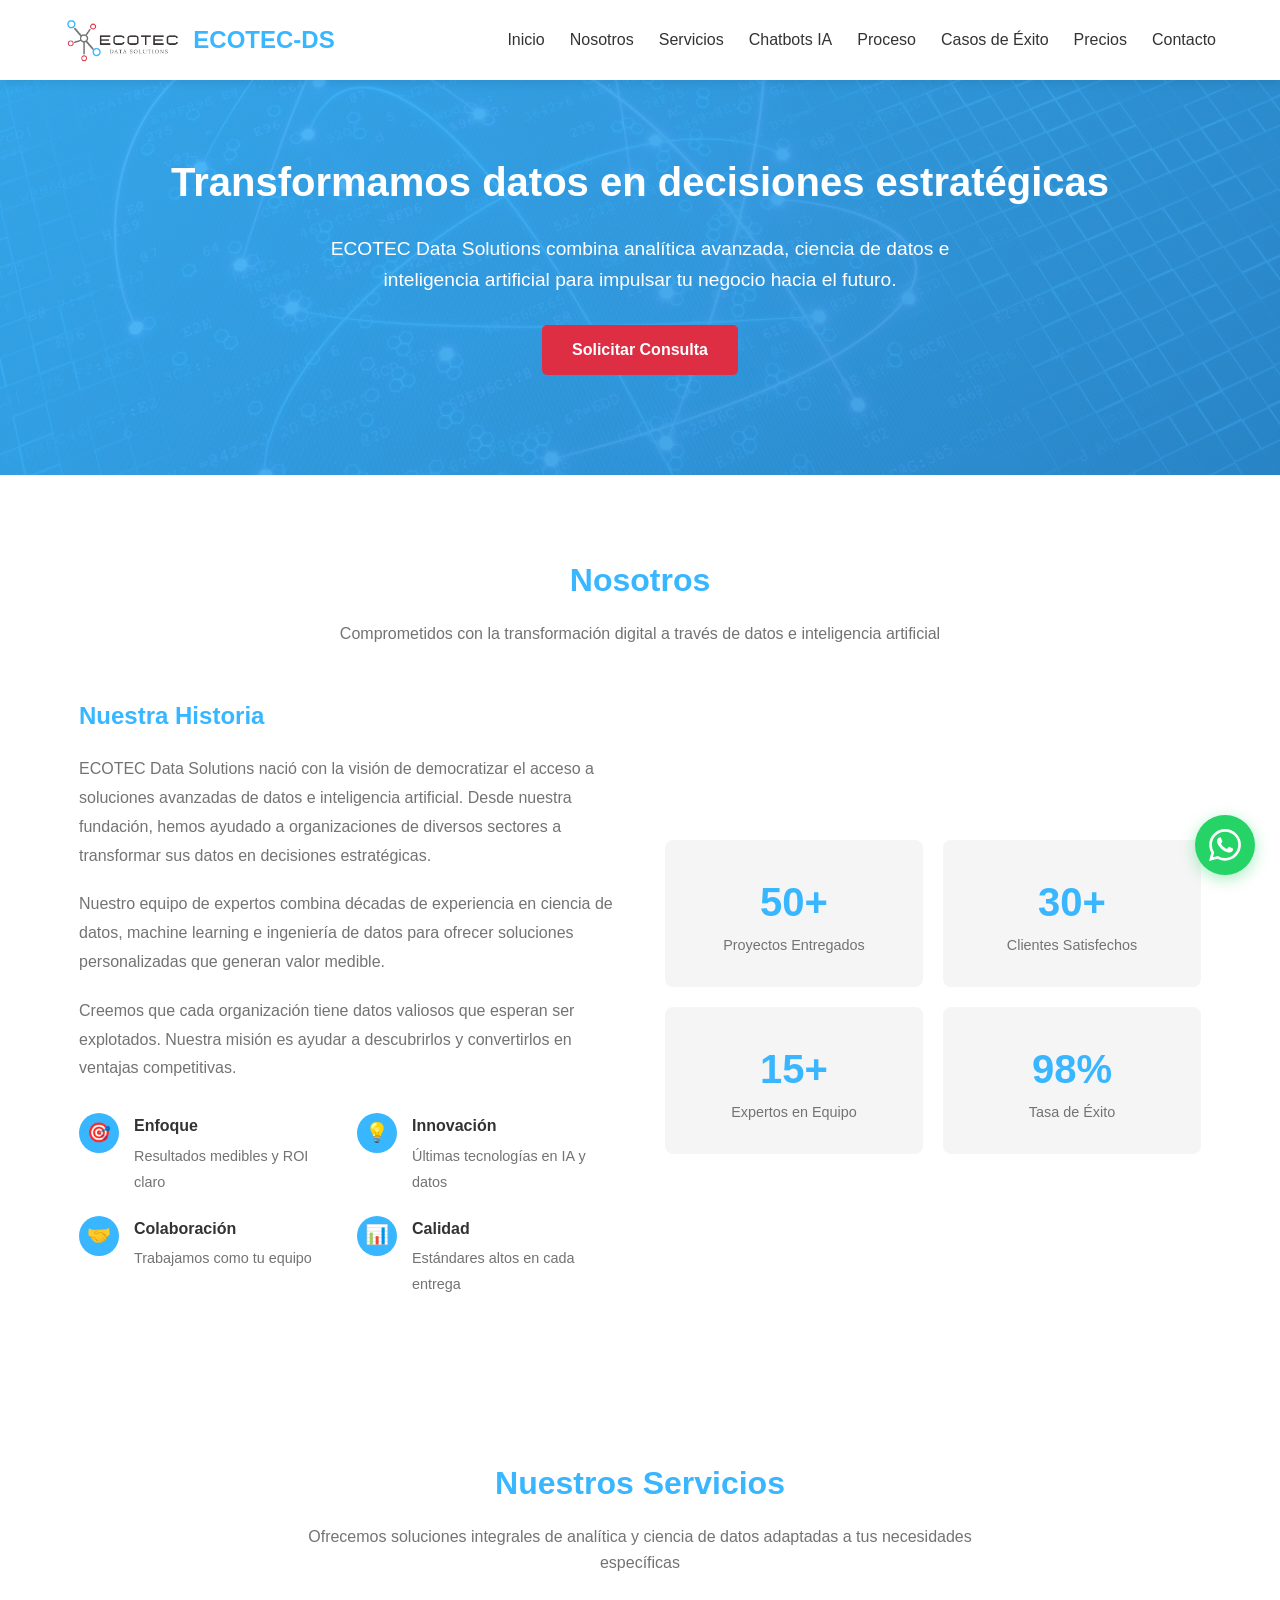
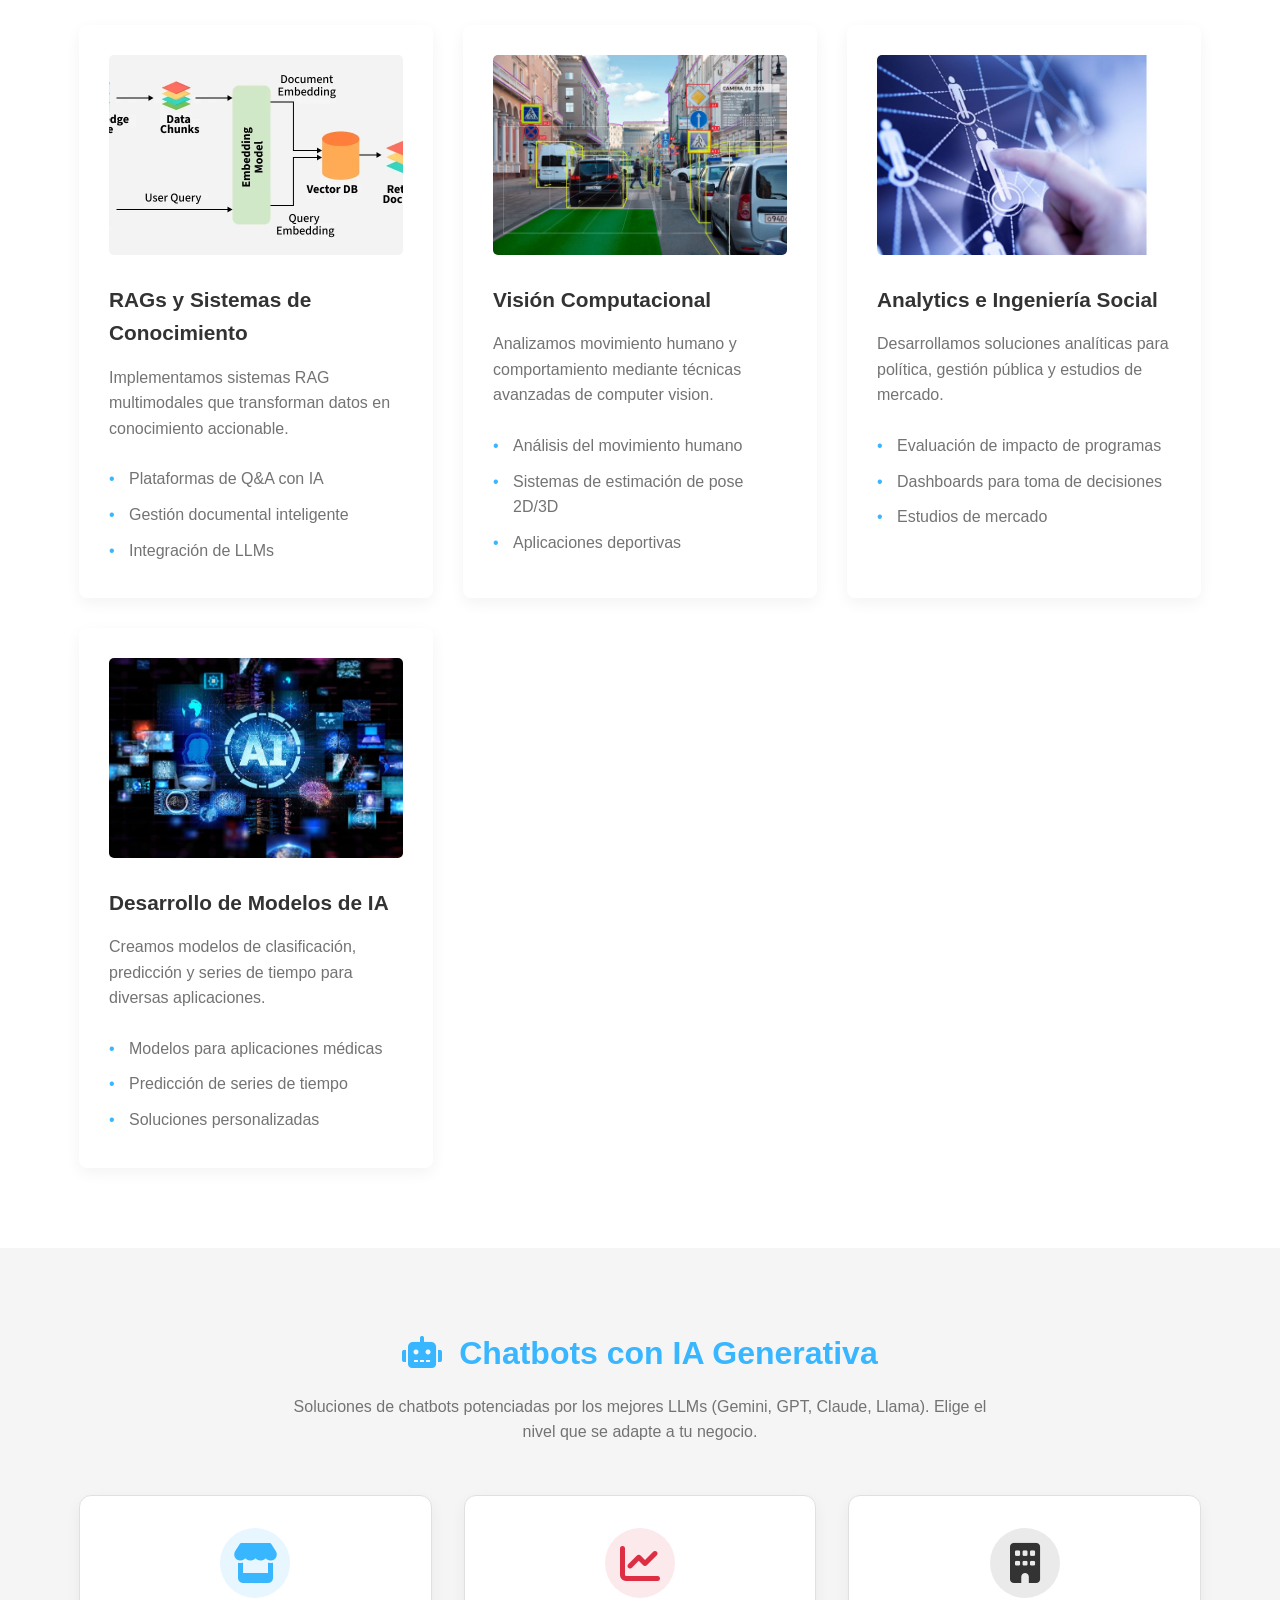
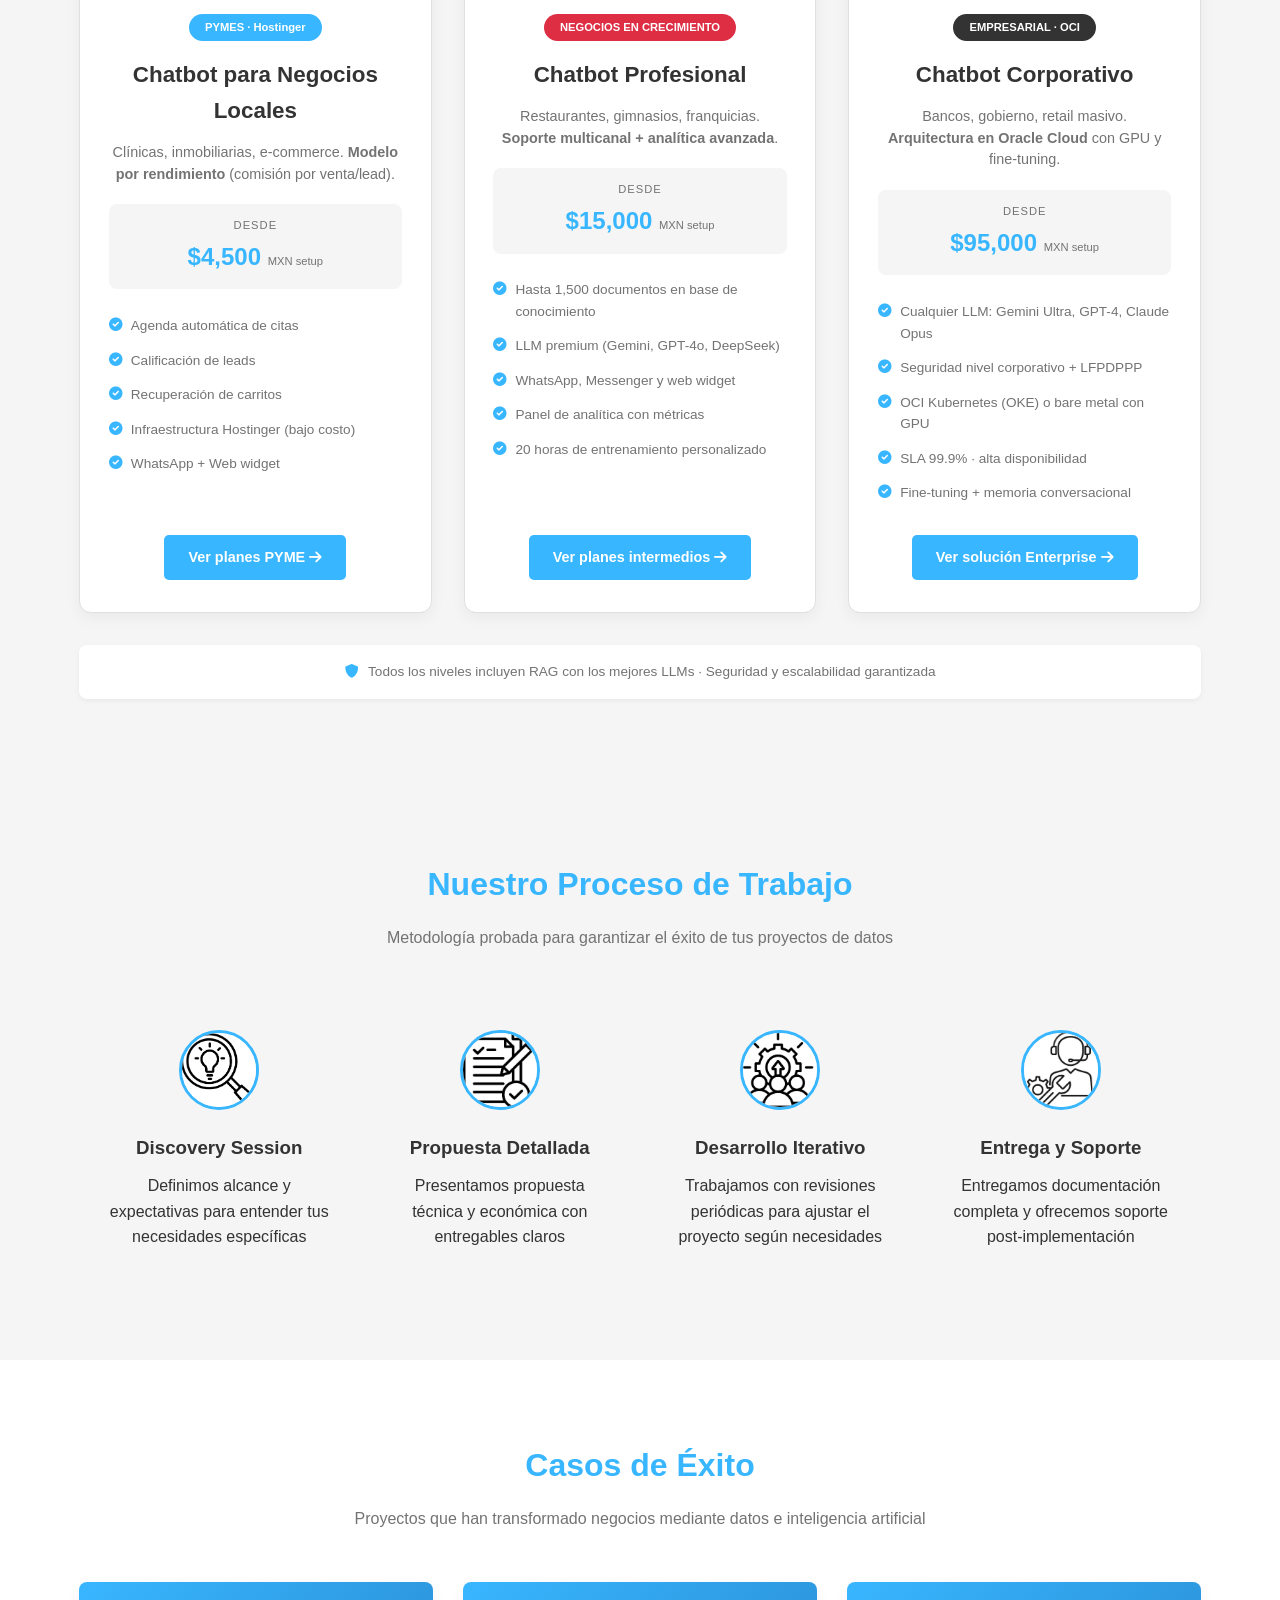
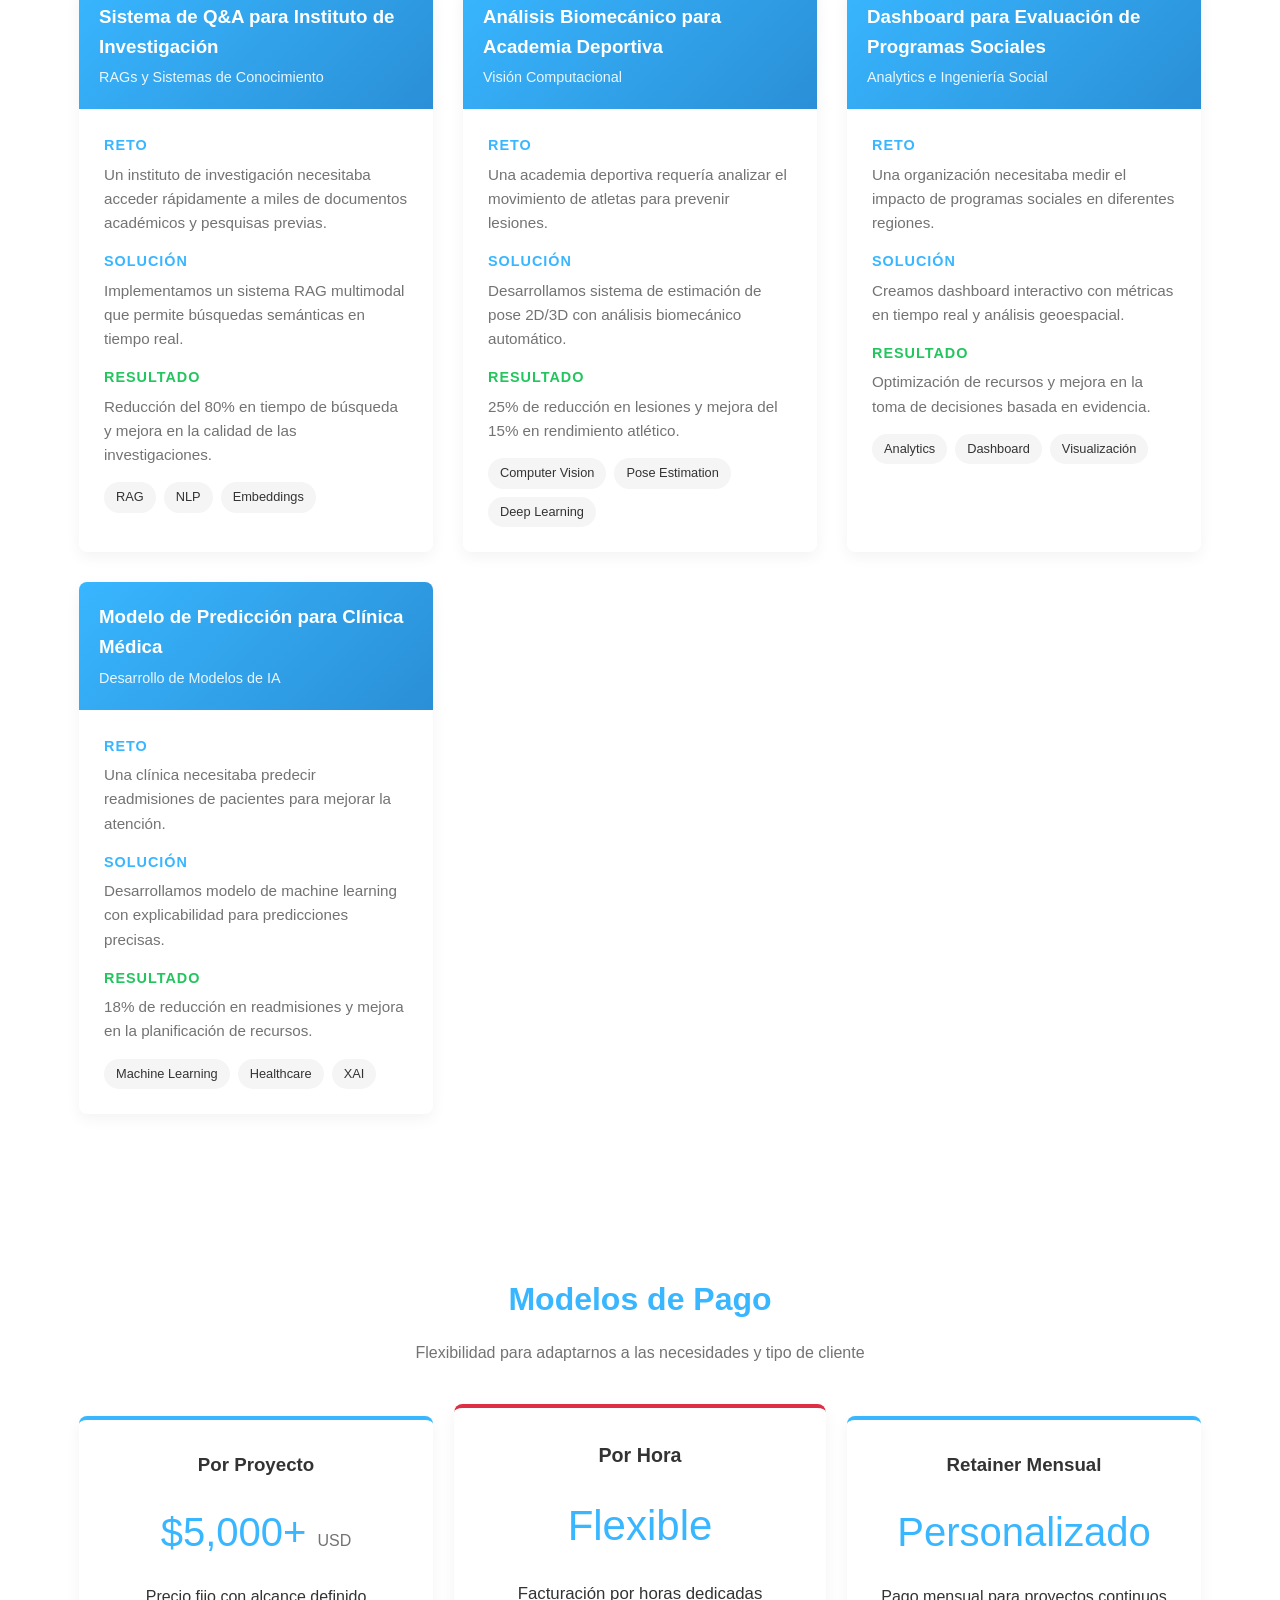
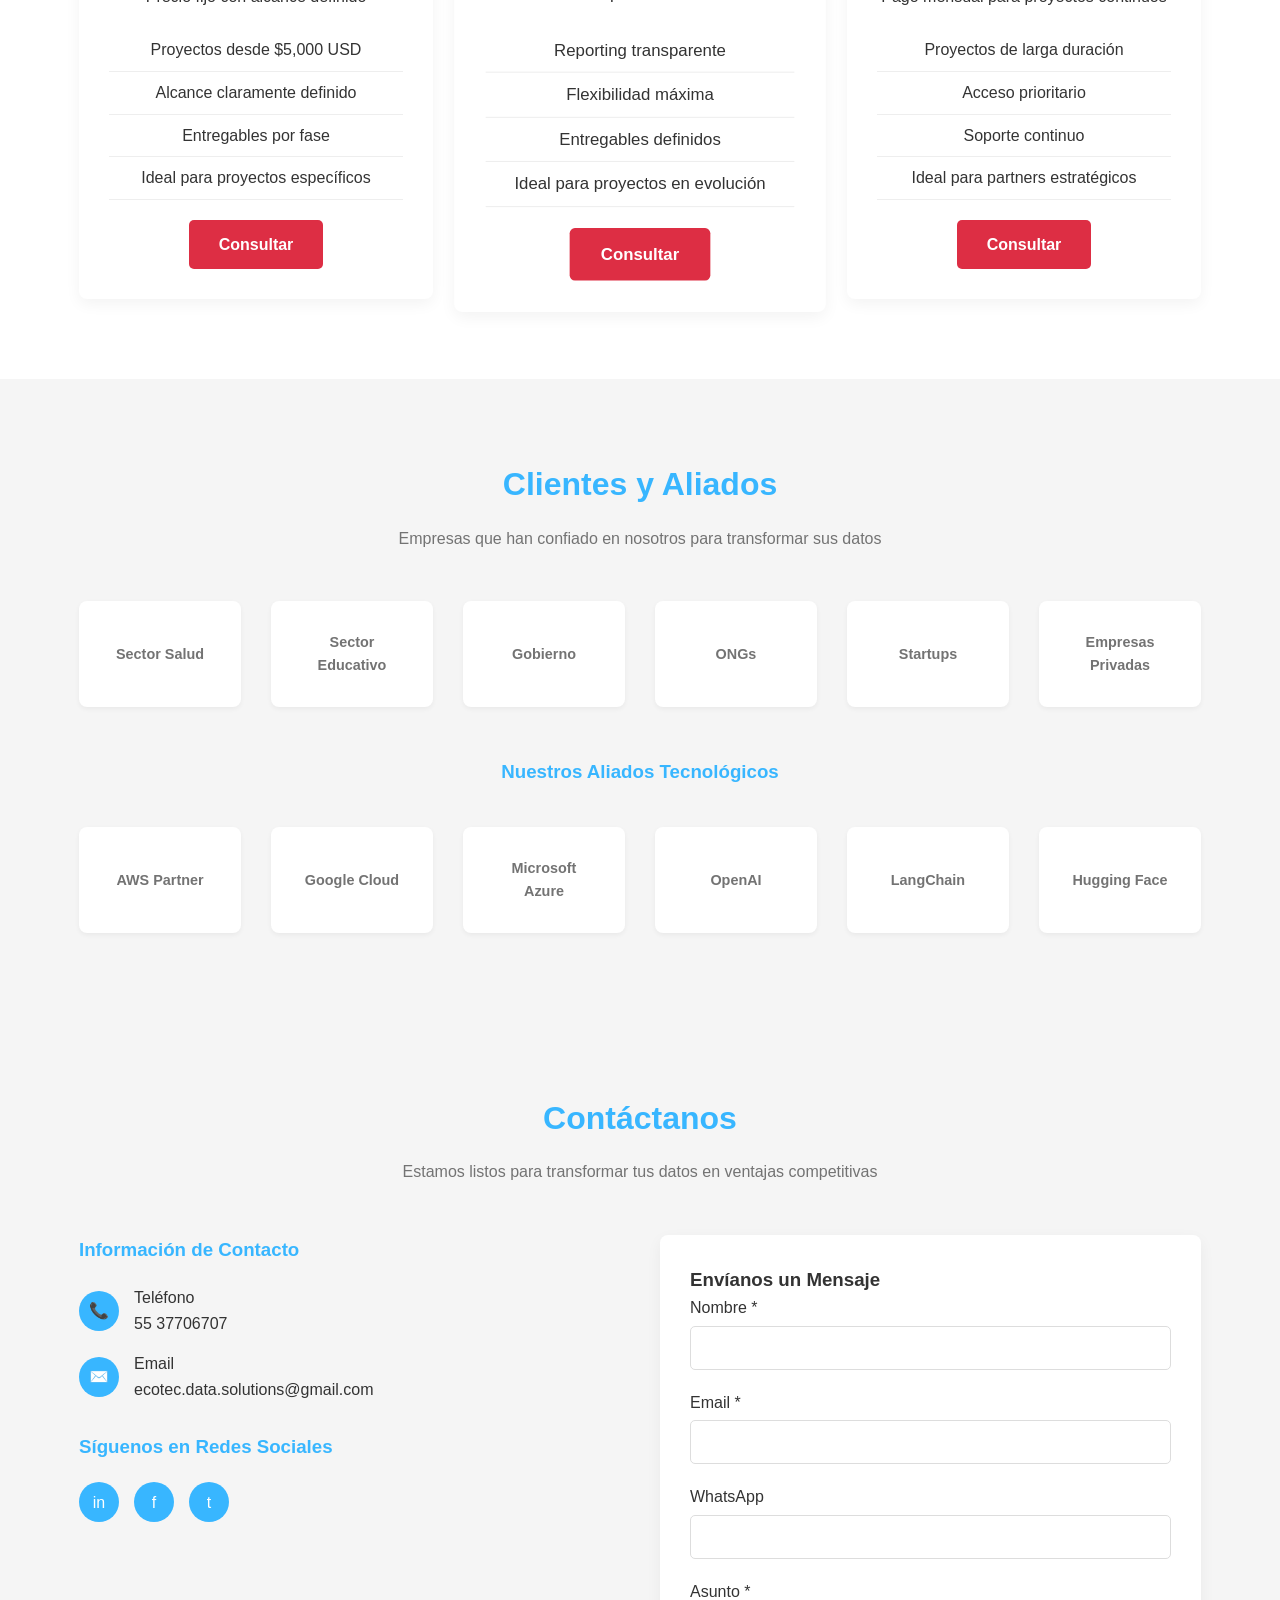
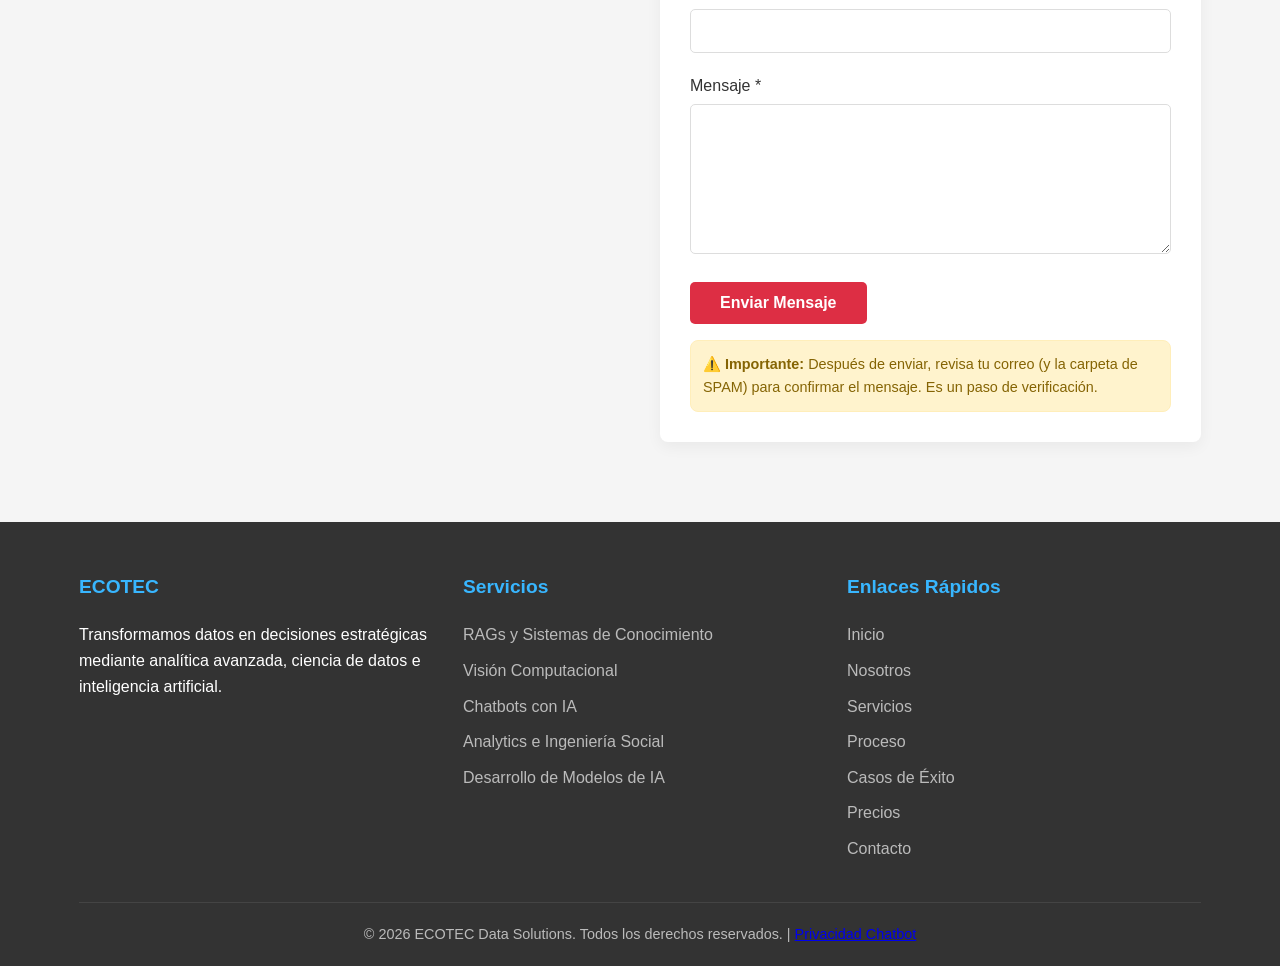
<file: index.html>
<!DOCTYPE html>
<html lang="es">
<head>
    <meta charset="UTF-8">
    <meta name="viewport" content="width=device-width, initial-scale=1.0">
    <meta name="description" content="ECOTEC Data Solutions - Analítica avanzada, ciencia de datos e inteligencia artificial para transformar tu negocio.">
    <meta name="theme-color" content="#38b6ff">
    <title>ECOTEC | Analítica y Ciencia de Datos</title>
    <link rel="stylesheet" href="css/styles.css">
    <link rel="stylesheet" href="https://cdnjs.cloudflare.com/ajax/libs/font-awesome/6.0.0-beta3/css/all.min.css">
</head>
<body>
    <!-- Header -->
    <header>
        <div class="container header-container">
            <div class="logo">
                <!-- REEMPLAZA CON TU LOGO -->
                <img src="images/logo.png" alt="ECOTEC Data Solutions">
                <h1>ECOTEC-DS</h1>
            </div>
            <button class="mobile-menu" aria-label="Abrir menú de navegación">☰</button>
            <nav>
                <ul>
                    <li><a href="#inicio">Inicio</a></li>
                    <li><a href="#nosotros">Nosotros</a></li>
                    <li><a href="#servicios">Servicios</a></li>
                    <li><a href="#chatbots">Chatbots IA</a></li>
                    <li><a href="#proceso">Proceso</a></li>
                    <li><a href="#casos">Casos de Éxito</a></li>
                    <li><a href="#precios">Precios</a></li>
                    <li><a href="#contacto">Contacto</a></li>
                </ul>
            </nav>
        </div>
    </header>

    <!-- Hero Section -->
    <section class="hero" id="inicio">
        <div class="container">
            <h2>Transformamos datos en decisiones estratégicas</h2>
            <p>ECOTEC Data Solutions combina analítica avanzada, ciencia de datos e inteligencia artificial para impulsar tu negocio hacia el futuro.</p>
            <a href="#contacto" class="btn">Solicitar Consulta</a>
        </div>
    </section>

    <!-- About Section -->
    <section class="section about" id="nosotros">
        <div class="container">
            <div class="section-title">
                <h2>Nosotros</h2>
                <p>Comprometidos con la transformación digital a través de datos e inteligencia artificial</p>
            </div>
            <div class="about-grid">
                <div class="about-content">
                    <h3>Nuestra Historia</h3>
                    <p>ECOTEC Data Solutions nació con la visión de democratizar el acceso a soluciones avanzadas de datos e inteligencia artificial. Desde nuestra fundación, hemos ayudado a organizaciones de diversos sectores a transformar sus datos en decisiones estratégicas.</p>
                    <p>Nuestro equipo de expertos combina décadas de experiencia en ciencia de datos, machine learning e ingeniería de datos para ofrecer soluciones personalizadas que generan valor medible.</p>
                    <p>Creemos que cada organización tiene datos valiosos que esperan ser explotados. Nuestra misión es ayudar a descubrirlos y convertirlos en ventajas competitivas.</p>
                    
                    <div class="values-grid">
                        <div class="value-item">
                            <div class="value-icon">🎯</div>
                            <div>
                                <h4>Enfoque</h4>
                                <p>Resultados medibles y ROI claro</p>
                            </div>
                        </div>
                        <div class="value-item">
                            <div class="value-icon">💡</div>
                            <div>
                                <h4>Innovación</h4>
                                <p>Últimas tecnologías en IA y datos</p>
                            </div>
                        </div>
                        <div class="value-item">
                            <div class="value-icon">🤝</div>
                            <div>
                                <h4>Colaboración</h4>
                                <p>Trabajamos como tu equipo</p>
                            </div>
                        </div>
                        <div class="value-item">
                            <div class="value-icon">📊</div>
                            <div>
                                <h4>Calidad</h4>
                                <p>Estándares altos en cada entrega</p>
                            </div>
                        </div>
                    </div>
                </div>
                <div class="about-stats">
                    <div class="stat-card">
                        <div class="stat-number">50+</div>
                        <div class="stat-label">Proyectos Entregados</div>
                    </div>
                    <div class="stat-card">
                        <div class="stat-number">30+</div>
                        <div class="stat-label">Clientes Satisfechos</div>
                    </div>
                    <div class="stat-card">
                        <div class="stat-number">15+</div>
                        <div class="stat-label">Expertos en Equipo</div>
                    </div>
                    <div class="stat-card">
                        <div class="stat-number">98%</div>
                        <div class="stat-label">Tasa de Éxito</div>
                    </div>
                </div>
            </div>
        </div>
    </section>

    <!-- Services Section -->
    <section class="section" id="servicios">
        <div class="container">
            <div class="section-title">
                <h2>Nuestros Servicios</h2>
                <p>Ofrecemos soluciones integrales de analítica y ciencia de datos adaptadas a tus necesidades específicas</p>
            </div>
            <div class="services-grid">
                <div class="service-card">
                    <!-- REEMPLAZA CON TU IMAGEN -->
                    <img src="images/servicios/rags-sistemas.jpg" alt="RAGs y Sistemas de Conocimiento" class="service-image">
                    <h3>RAGs y Sistemas de Conocimiento</h3>
                    <p>Implementamos sistemas RAG multimodales que transforman datos en conocimiento accionable.</p>
                    <ul class="service-features">
                        <li>Plataformas de Q&A con IA</li>
                        <li>Gestión documental inteligente</li>
                        <li>Integración de LLMs</li>
                    </ul>
                </div>
                <div class="service-card">
                    <!-- REEMPLAZA CON TU IMAGEN -->
                    <img src="images/servicios/vision-computacional.jpg" alt="Visión Computacional" class="service-image">
                    <h3>Visión Computacional</h3>
                    <p>Analizamos movimiento humano y comportamiento mediante técnicas avanzadas de computer vision.</p>
                    <ul class="service-features">
                        <li>Análisis del movimiento humano</li>
                        <li>Sistemas de estimación de pose 2D/3D</li>
                        <li>Aplicaciones deportivas</li>
                    </ul>
                </div>
                <div class="service-card">
                    <!-- REEMPLAZA CON TU IMAGEN -->
                    <img src="images/servicios/analytics-ingenieria.jpg" alt="Analytics e Ingeniería Social" class="service-image">
                    <h3>Analytics e Ingeniería Social</h3>
                    <p>Desarrollamos soluciones analíticas para política, gestión pública y estudios de mercado.</p>
                    <ul class="service-features">
                        <li>Evaluación de impacto de programas</li>
                        <li>Dashboards para toma de decisiones</li>
                        <li>Estudios de mercado</li>
                    </ul>
                </div>
                <div class="service-card">
                    <!-- REEMPLAZA CON TU IMAGEN -->
                    <img src="images/servicios/modelos-ia.jpg" alt="Desarrollo de Modelos de IA" class="service-image">
                    <h3>Desarrollo de Modelos de IA</h3>
                    <p>Creamos modelos de clasificación, predicción y series de tiempo para diversas aplicaciones.</p>
                    <ul class="service-features">
                        <li>Modelos para aplicaciones médicas</li>
                        <li>Predicción de series de tiempo</li>
                        <li>Soluciones personalizadas</li>
                    </ul>
                </div>
            </div>
        </div>
    </section>

    <!-- Chatbots IA Section -->
    <section class="section chatbots-section" id="chatbots">
        <div class="container">
            <div class="section-title">
                <h2><i class="fas fa-robot"></i> Chatbots con IA Generativa</h2>
                <p>Soluciones de chatbots potenciadas por los mejores LLMs (Gemini, GPT, Claude, Llama). Elige el nivel que se adapte a tu negocio.</p>
            </div>
            <div class="chatbots-grid">
                <!-- PYMEs -->
                <a href="Chatbot-Portfolio/chatbot-pymes-hostinger.html" class="chatbot-card chatbot-pyme">
                    <div class="chatbot-card-icon">
                        <i class="fas fa-store"></i>
                    </div>
                    <span class="chatbot-badge badge-pyme">PYMES · Hostinger</span>
                    <h3>Chatbot para Negocios Locales</h3>
                    <p>Clínicas, inmobiliarias, e-commerce. <strong>Modelo por rendimiento</strong> (comisión por venta/lead).</p>
                    <div class="chatbot-price">
                        <span class="price-from">Desde</span>
                        <span class="price-amount">$4,500 <small>MXN setup</small></span>
                    </div>
                    <ul class="chatbot-features">
                        <li><i class="fas fa-check-circle"></i> Agenda automática de citas</li>
                        <li><i class="fas fa-check-circle"></i> Calificación de leads</li>
                        <li><i class="fas fa-check-circle"></i> Recuperación de carritos</li>
                        <li><i class="fas fa-check-circle"></i> Infraestructura Hostinger (bajo costo)</li>
                        <li><i class="fas fa-check-circle"></i> WhatsApp + Web widget</li>
                    </ul>
                    <span class="chatbot-btn">Ver planes PYME <i class="fas fa-arrow-right"></i></span>
                </a>

                <!-- Profesional -->
                <a href="Chatbot-Portfolio/chatbot-intermedio-negocios.html" class="chatbot-card chatbot-profesional">
                    <div class="chatbot-card-icon">
                        <i class="fas fa-chart-line"></i>
                    </div>
                    <span class="chatbot-badge badge-intermedio">NEGOCIOS EN CRECIMIENTO</span>
                    <h3>Chatbot Profesional</h3>
                    <p>Restaurantes, gimnasios, franquicias. <strong>Soporte multicanal + analítica avanzada</strong>.</p>
                    <div class="chatbot-price">
                        <span class="price-from">Desde</span>
                        <span class="price-amount">$15,000 <small>MXN setup</small></span>
                    </div>
                    <ul class="chatbot-features">
                        <li><i class="fas fa-check-circle"></i> Hasta 1,500 documentos en base de conocimiento</li>
                        <li><i class="fas fa-check-circle"></i> LLM premium (Gemini, GPT-4o, DeepSeek)</li>
                        <li><i class="fas fa-check-circle"></i> WhatsApp, Messenger y web widget</li>
                        <li><i class="fas fa-check-circle"></i> Panel de analítica con métricas</li>
                        <li><i class="fas fa-check-circle"></i> 20 horas de entrenamiento personalizado</li>
                    </ul>
                    <span class="chatbot-btn">Ver planes intermedios <i class="fas fa-arrow-right"></i></span>
                </a>

                <!-- Empresarial -->
                <a href="Chatbot-Portfolio/chatbot-empresarial-oci.html" class="chatbot-card chatbot-empresarial">
                    <div class="chatbot-card-icon">
                        <i class="fas fa-building"></i>
                    </div>
                    <span class="chatbot-badge badge-empresarial">EMPRESARIAL · OCI</span>
                    <h3>Chatbot Corporativo</h3>
                    <p>Bancos, gobierno, retail masivo. <strong>Arquitectura en Oracle Cloud</strong> con GPU y fine-tuning.</p>
                    <div class="chatbot-price">
                        <span class="price-from">Desde</span>
                        <span class="price-amount">$95,000 <small>MXN setup</small></span>
                    </div>
                    <ul class="chatbot-features">
                        <li><i class="fas fa-check-circle"></i> Cualquier LLM: Gemini Ultra, GPT-4, Claude Opus</li>
                        <li><i class="fas fa-check-circle"></i> Seguridad nivel corporativo + LFPDPPP</li>
                        <li><i class="fas fa-check-circle"></i> OCI Kubernetes (OKE) o bare metal con GPU</li>
                        <li><i class="fas fa-check-circle"></i> SLA 99.9% · alta disponibilidad</li>
                        <li><i class="fas fa-check-circle"></i> Fine-tuning + memoria conversacional</li>
                    </ul>
                    <span class="chatbot-btn">Ver solución Enterprise <i class="fas fa-arrow-right"></i></span>
                </a>
            </div>
            <div class="chatbots-footer-note">
                <p><i class="fas fa-shield-alt"></i> Todos los niveles incluyen RAG con los mejores LLMs · Seguridad y escalabilidad garantizada</p>
            </div>
        </div>
    </section>

    <!-- Process Section -->
    <section class="section process" id="proceso">
        <div class="container">
            <div class="section-title">
                <h2>Nuestro Proceso de Trabajo</h2>
                <p>Metodología probada para garantizar el éxito de tus proyectos de datos</p>
            </div>
            <div class="process-steps">
                <div class="step">
                    <!-- REEMPLAZA CON TU IMAGEN -->
                    <img src="images/proceso/discovery.jpg" alt="Discovery Session" class="step-image">
                    <h3>Discovery Session</h3>
                    <p>Definimos alcance y expectativas para entender tus necesidades específicas</p>
                </div>
                <div class="step">
                    <!-- REEMPLAZA CON TU IMAGEN -->
                    <img src="images/proceso/propuesta.jpg" alt="Propuesta Detallada" class="step-image">
                    <h3>Propuesta Detallada</h3>
                    <p>Presentamos propuesta técnica y económica con entregables claros</p>
                </div>
                <div class="step">
                    <!-- REEMPLAZA CON TU IMAGEN -->
                    <img src="images/proceso/desarrollo.jpg" alt="Desarrollo Iterativo" class="step-image">
                    <h3>Desarrollo Iterativo</h3>
                    <p>Trabajamos con revisiones periódicas para ajustar el proyecto según necesidades</p>
                </div>
                <div class="step">
                    <!-- REEMPLAZA CON TU IMAGEN -->
                    <img src="images/proceso/entrega.jpg" alt="Entrega y Soporte" class="step-image">
                    <h3>Entrega y Soporte</h3>
                    <p>Entregamos documentación completa y ofrecemos soporte post-implementación</p>
                </div>
            </div>
        </div>
    </section>

    <!-- Case Studies Section -->
    <section class="section" id="casos">
        <div class="container">
            <div class="section-title">
                <h2>Casos de Éxito</h2>
                <p>Proyectos que han transformado negocios mediante datos e inteligencia artificial</p>
            </div>
            <div class="case-studies-grid">
                <div class="case-card">
                    <div class="case-header">
                        <h3>Sistema de Q&A para Instituto de Investigación</h3>
                        <p>RAGs y Sistemas de Conocimiento</p>
                    </div>
                    <div class="case-body">
                        <div class="case-challenge">
                            <h4>Reto</h4>
                            <p>Un instituto de investigación necesitaba acceder rápidamente a miles de documentos académicos y pesquisas previas.</p>
                        </div>
                        <div class="case-solution">
                            <h4>Solución</h4>
                            <p>Implementamos un sistema RAG multimodal que permite búsquedas semánticas en tiempo real.</p>
                        </div>
                        <div class="case-result">
                            <h4>Resultado</h4>
                            <p>Reducción del 80% en tiempo de búsqueda y mejora en la calidad de las investigaciones.</p>
                        </div>
                        <div class="case-tags">
                            <span class="case-tag">RAG</span>
                            <span class="case-tag">NLP</span>
                            <span class="case-tag">Embeddings</span>
                        </div>
                    </div>
                </div>
                <div class="case-card">
                    <div class="case-header">
                        <h3>Análisis Biomecánico para Academia Deportiva</h3>
                        <p>Visión Computacional</p>
                    </div>
                    <div class="case-body">
                        <div class="case-challenge">
                            <h4>Reto</h4>
                            <p>Una academia deportiva requería analizar el movimiento de atletas para prevenir lesiones.</p>
                        </div>
                        <div class="case-solution">
                            <h4>Solución</h4>
                            <p>Desarrollamos sistema de estimación de pose 2D/3D con análisis biomecánico automático.</p>
                        </div>
                        <div class="case-result">
                            <h4>Resultado</h4>
                            <p>25% de reducción en lesiones y mejora del 15% en rendimiento atlético.</p>
                        </div>
                        <div class="case-tags">
                            <span class="case-tag">Computer Vision</span>
                            <span class="case-tag">Pose Estimation</span>
                            <span class="case-tag">Deep Learning</span>
                        </div>
                    </div>
                </div>
                <div class="case-card">
                    <div class="case-header">
                        <h3>Dashboard para Evaluación de Programas Sociales</h3>
                        <p>Analytics e Ingeniería Social</p>
                    </div>
                    <div class="case-body">
                        <div class="case-challenge">
                            <h4>Reto</h4>
                            <p>Una organización necesitaba medir el impacto de programas sociales en diferentes regiones.</p>
                        </div>
                        <div class="case-solution">
                            <h4>Solución</h4>
                            <p>Creamos dashboard interactivo con métricas en tiempo real y análisis geoespacial.</p>
                        </div>
                        <div class="case-result">
                            <h4>Resultado</h4>
                            <p>Optimización de recursos y mejora en la toma de decisiones basada en evidencia.</p>
                        </div>
                        <div class="case-tags">
                            <span class="case-tag">Analytics</span>
                            <span class="case-tag">Dashboard</span>
                            <span class="case-tag">Visualización</span>
                        </div>
                    </div>
                </div>
                <div class="case-card">
                    <div class="case-header">
                        <h3>Modelo de Predicción para Clínica Médica</h3>
                        <p>Desarrollo de Modelos de IA</p>
                    </div>
                    <div class="case-body">
                        <div class="case-challenge">
                            <h4>Reto</h4>
                            <p>Una clínica necesitaba predecir readmisiones de pacientes para mejorar la atención.</p>
                        </div>
                        <div class="case-solution">
                            <h4>Solución</h4>
                            <p>Desarrollamos modelo de machine learning con explicabilidad para predicciones precisas.</p>
                        </div>
                        <div class="case-result">
                            <h4>Resultado</h4>
                            <p>18% de reducción en readmisiones y mejora en la planificación de recursos.</p>
                        </div>
                        <div class="case-tags">
                            <span class="case-tag">Machine Learning</span>
                            <span class="case-tag">Healthcare</span>
                            <span class="case-tag">XAI</span>
                        </div>
                    </div>
                </div>
            </div>
        </div>
    </section>

    <!-- Pricing Section -->
    <section class="section" id="precios">
        <div class="container">
            <div class="section-title">
                <h2>Modelos de Pago</h2>
                <p>Flexibilidad para adaptarnos a las necesidades y tipo de cliente</p>
            </div>
            <div class="pricing-grid">
                <div class="pricing-card">
                    <h3>Por Proyecto</h3>
                    <div class="price">$5,000+ <span>USD</span></div>
                    <p>Precio fijo con alcance definido</p>
                    <ul class="pricing-features">
                        <li>Proyectos desde $5,000 USD</li>
                        <li>Alcance claramente definido</li>
                        <li>Entregables por fase</li>
                        <li>Ideal para proyectos específicos</li>
                    </ul>
                    <a href="#contacto" class="btn">Consultar</a>
                </div>
                <div class="pricing-card featured">
                    <h3>Por Hora</h3>
                    <div class="price">Flexible</div>
                    <p>Facturación por horas dedicadas</p>
                    <ul class="pricing-features">
                        <li>Reporting transparente</li>
                        <li>Flexibilidad máxima</li>
                        <li>Entregables definidos</li>
                        <li>Ideal para proyectos en evolución</li>
                    </ul>
                    <a href="#contacto" class="btn">Consultar</a>
                </div>
                <div class="pricing-card">
                    <h3>Retainer Mensual</h3>
                    <div class="price">Personalizado</div>
                    <p>Pago mensual para proyectos continuos</p>
                    <ul class="pricing-features">
                        <li>Proyectos de larga duración</li>
                        <li>Acceso prioritario</li>
                        <li>Soporte continuo</li>
                        <li>Ideal para partners estratégicos</li>
                    </ul>
                    <a href="#contacto" class="btn">Consultar</a>
                </div>
            </div>
        </div>
    </section>

    <!-- Clients Section -->
    <section class="section clients" id="clientes">
        <div class="container">
            <div class="section-title">
                <h2>Clientes y Aliados</h2>
                <p>Empresas que han confiado en nosotros para transformar sus datos</p>
            </div>
            <div class="clients-grid">
                <div class="client-logo">Sector Salud</div>
                <div class="client-logo">Sector Educativo</div>
                <div class="client-logo">Gobierno</div>
                <div class="client-logo">ONGs</div>
                <div class="client-logo">Startups</div>
                <div class="client-logo">Empresas Privadas</div>
            </div>
            <div class="allies-section">
                <h3>Nuestros Aliados Tecnológicos</h3>
                <div class="clients-grid">
                    <div class="client-logo">AWS Partner</div>
                    <div class="client-logo">Google Cloud</div>
                    <div class="client-logo">Microsoft Azure</div>
                    <div class="client-logo">OpenAI</div>
                    <div class="client-logo">LangChain</div>
                    <div class="client-logo">Hugging Face</div>
                </div>
            </div>
        </div>
    </section>

    <!-- Contact Section -->
    <section class="section contact" id="contacto">
        <div class="container">
            <div class="section-title">
                <h2>Contáctanos</h2>
                <p>Estamos listos para transformar tus datos en ventajas competitivas</p>
            </div>
            <div class="contact-container">
                <div class="contact-info">
                    <h3>Información de Contacto</h3>
                    <div class="contact-details">
                        <div class="contact-item">
                            <div class="contact-icon">📞</div>
                            <div>
                                <p>Teléfono</p>
                                <p>55 37706707</p>
                            </div>
                        </div>
                        <div class="contact-item">
                            <div class="contact-icon">✉️</div>
                            <div>
                                <p>Email</p>
                                <p>ecotec.data.solutions@gmail.com</p>
                            </div>
                        </div>
                    </div>
                    <h3>Síguenos en Redes Sociales</h3>
                    <div class="social-links">
                        <a href="https://www.linkedin.com/in/ecotec-data-solutions" class="social-link" aria-label="LinkedIn">in</a>
                        <a href="https://www.facebook.com/ecotec.DataSolutions" class="social-link" aria-label="Facebook">f</a>
                        <a href="https://x.com/EcotecDataS" class="social-link" aria-label="X (Twitter)">t</a>
                    </div>
                </div>
                <div class="contact-form">
                    <h3>Envíanos un Mensaje</h3>
                    
                    <!-- Formulario SIMPLE pero FUNCIONAL -->
                    <form action="https://formsubmit.co/ecotec.data.solutions@gmail.com" method="POST" id="simpleContactForm">
                        <!-- Configuración básica de FormSubmit -->
                        <input type="hidden" name="_captcha" value="true">
                        <input type="hidden" name="_template" value="table">
                        <input type="hidden" name="_subject" value="Nuevo contacto desde ECOTEC Web">
                        
                        <!-- Redirección de vuelta a la página después del envío -->
                        <input type="hidden" name="_next" value="https://ecotec-data-solutions.netlify.app/#contacto">
                        
                        <!-- Campos del formulario -->
                        <div class="form-group">
                            <label for="name">Nombre *</label>
                            <input type="text" id="name" name="name" class="form-control" required>
                        </div>
                        
                        <div class="form-group">
                            <label for="email">Email *</label>
                            <input type="email" id="email" name="email" class="form-control" required>
                        </div>
                        
                        <div class="form-group">
                            <label for="phone">WhatsApp</label>
                            <input type="tel" id="phone" name="phone" class="form-control">
                        </div>
                        
                        <div class="form-group">
                            <label for="subject">Asunto *</label>
                            <input type="text" id="subject" name="subject" class="form-control" required>
                        </div>
                        
                        <div class="form-group">
                            <label for="message">Mensaje *</label>
                            <textarea id="message" name="message" class="form-control" rows="5" required></textarea>
                        </div>
                        
                        <button type="submit" class="btn">Enviar Mensaje</button>
                    </form>
                    
                    <div class="form-notice">
                        <p>⚠️ <strong>Importante:</strong> Después de enviar, revisa tu correo (y la carpeta de SPAM) para confirmar el mensaje. Es un paso de verificación.</p>
                    </div>
                </div>
            </div>
        </div>
    </section>

    <!-- Footer -->
    <footer>
        <div class="container">
            <div class="footer-container">
                <div class="footer-col">
                    <h3>ECOTEC</h3>
                    <p>Transformamos datos en decisiones estratégicas mediante analítica avanzada, ciencia de datos e inteligencia artificial.</p>
                </div>
                <div class="footer-col">
                    <h3>Servicios</h3>
                    <ul>
                        <li><a href="#servicios">RAGs y Sistemas de Conocimiento</a></li>
                        <li><a href="#servicios">Visión Computacional</a></li>
                        <li><a href="#chatbots">Chatbots con IA</a></li>
                        <li><a href="#servicios">Analytics e Ingeniería Social</a></li>
                        <li><a href="#servicios">Desarrollo de Modelos de IA</a></li>
                    </ul>
                </div>
                <div class="footer-col">
                    <h3>Enlaces Rápidos</h3>
                    <ul>
                        <li><a href="#inicio">Inicio</a></li>
                        <li><a href="#nosotros">Nosotros</a></li>
                        <li><a href="#servicios">Servicios</a></li>
                        <li><a href="#proceso">Proceso</a></li>
                        <li><a href="#casos">Casos de Éxito</a></li>
                        <li><a href="#precios">Precios</a></li>
                        <li><a href="#contacto">Contacto</a></li>
                    </ul>
                </div>
            </div>
            <div class="copyright">
                <p>&copy; 2026 ECOTEC Data Solutions. Todos los derechos reservados. | <a href="privacidad-chatbot.html">Privacidad Chatbot</a></p>
            </div>
        </div>
    </footer>

    <!-- WhatsApp Floating Button -->
    <a href="https://wa.me/525537706707?text=Hola%20ECOTEC%2C%20me%20interesa%20sus%20servicios%20de%20datos%20e%20IA" 
       class="whatsapp-float" 
       target="_blank" 
       rel="noopener noreferrer" 
       aria-label="Contactar por WhatsApp">
        <svg xmlns="http://www.w3.org/2000/svg" viewBox="0 0 24 24" fill="currentColor">
            <path d="M17.472 14.382c-.297-.149-1.758-.867-2.03-.967-.273-.099-.471-.148-.67.15-.197.297-.767.966-.94 1.164-.173.199-.347.223-.644.075-.297-.15-1.255-.463-2.39-1.475-.883-.788-1.48-1.761-1.653-2.059-.173-.297-.018-.458.13-.606.134-.133.298-.347.446-.52.149-.174.198-.298.298-.497.099-.198.05-.371-.025-.52-.075-.149-.669-1.612-.916-2.207-.242-.579-.487-.5-.669-.51-.173-.008-.371-.01-.57-.01-.198 0-.52.074-.792.372-.272.297-1.04 1.016-1.04 2.479 0 1.462 1.065 2.875 1.213 3.074.149.198 2.096 3.2 5.077 4.487.709.306 1.262.489 1.694.625.712.227 1.36.195 1.871.118.571-.085 1.758-.719 2.006-1.413.248-.694.248-1.289.173-1.413-.074-.124-.272-.198-.57-.347m-5.421 7.403h-.004a9.87 9.87 0 01-5.031-1.378l-.361-.214-3.741.982.998-3.648-.235-.374a9.86 9.86 0 01-1.51-5.26c.001-5.45 4.436-9.884 9.888-9.884 2.64 0 5.122 1.03 6.988 2.898a9.825 9.825 0 012.893 6.994c-.003 5.45-4.437 9.884-9.885 9.884m8.413-18.297A11.815 11.815 0 0012.05 0C5.495 0 .16 5.335.157 11.892c0 2.096.547 4.142 1.588 5.945L.057 24l6.305-1.654a11.882 11.882 0 005.683 1.448h.005c6.554 0 11.89-5.335 11.893-11.893a11.821 11.821 0 00-3.48-8.413z"/>
        </svg>
    </a>

    <script src="js/script.js" defer></script>
</body>
</html>
</file>
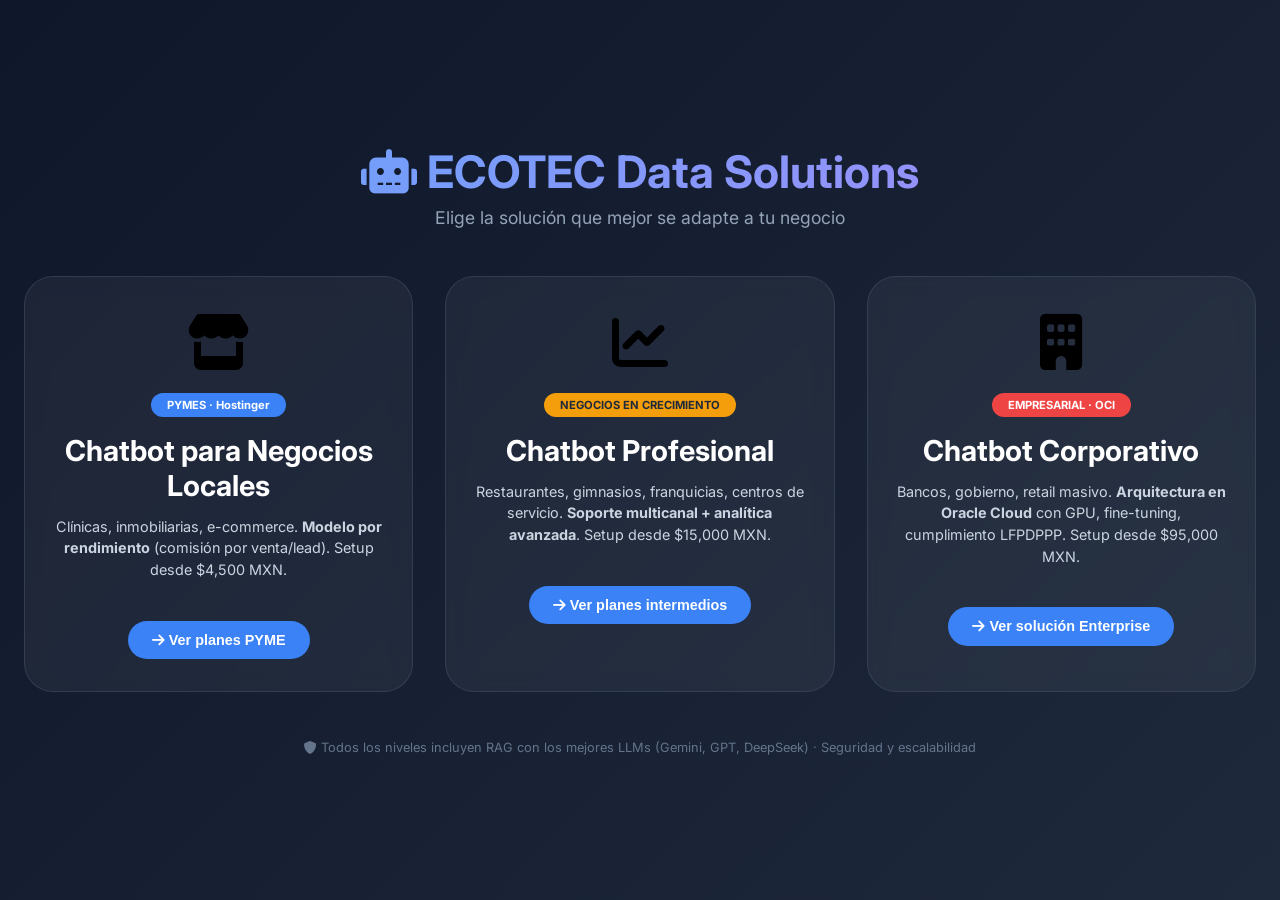
<file: Chatbot-Portfolio/index.html>
<!DOCTYPE html>
<html lang="es-MX">
<head>
    <meta charset="UTF-8">
    <meta name="viewport" content="width=device-width, initial-scale=1.0, user-scalable=yes">
    <title>ECOTEC Data Solutions · Chatbots IA · Soluciones a tu medida</title>
    <link href="https://fonts.googleapis.com/css2?family=Inter:opsz,wght@14..32,400;14..32,600;14..32,700;14..32,800&display=swap" rel="stylesheet">
    <link rel="stylesheet" href="https://cdnjs.cloudflare.com/ajax/libs/font-awesome/6.0.0-beta3/css/all.min.css">
    <style>
        * {
            margin: 0;
            padding: 0;
            box-sizing: border-box;
        }
        body {
            background: linear-gradient(135deg, #0f172a 0%, #1e293b 100%);
            font-family: 'Inter', sans-serif;
            padding: 2rem 1.5rem;
            min-height: 100vh;
            display: flex;
            align-items: center;
            justify-content: center;
        }
        .menu-container {
            max-width: 1300px;
            margin: 0 auto;
        }
        .header-menu {
            text-align: center;
            margin-bottom: 3rem;
            animation: fadeInDown 0.6s ease-out;
        }
        .header-menu h1 {
            font-size: 2.8rem;
            background: linear-gradient(135deg, #60a5fa, #a78bfa);
            -webkit-background-clip: text;
            background-clip: text;
            color: transparent;
            margin-bottom: 0.5rem;
        }
        .header-menu p {
            color: #94a3b8;
            font-size: 1.1rem;
        }
        .cards-menu {
            display: flex;
            flex-wrap: wrap;
            gap: 2rem;
            justify-content: center;
        }
        .menu-card {
            flex: 1;
            min-width: 300px;
            background: rgba(255,255,255,0.05);
            backdrop-filter: blur(10px);
            border-radius: 1.8rem;
            padding: 2rem 1.8rem;
            text-align: center;
            transition: all 0.3s ease;
            cursor: pointer;
            border: 1px solid rgba(71,85,105,0.5);
            animation: fadeInUp 0.6s ease-out;
        }
        .menu-card:hover {
            transform: translateY(-10px);
            border-color: #3b82f6;
            background: rgba(255,255,255,0.1);
            box-shadow: 0 20px 30px -15px rgba(0,0,0,0.4);
        }
        .menu-icon {
            font-size: 3.5rem;
            margin-bottom: 1rem;
        }
        .menu-card h2 {
            font-size: 1.8rem;
            margin-bottom: 0.8rem;
            color: white;
        }
        .menu-card p {
            color: #cbd5e1;
            font-size: 0.9rem;
            margin-bottom: 1.5rem;
            line-height: 1.5;
        }
        .badge-perfil {
            display: inline-block;
            padding: 0.3rem 1rem;
            border-radius: 2rem;
            font-size: 0.7rem;
            font-weight: 700;
            margin-bottom: 1rem;
        }
        .badge-pyme { background: #3b82f6; color: white; }
        .badge-intermedio { background: #f59e0b; color: #1e293b; }
        .badge-empresarial { background: #ef4444; color: white; }
        .btn-menu {
            background: #3b82f6;
            border: none;
            padding: 0.7rem 1.5rem;
            border-radius: 2rem;
            color: white;
            font-weight: 600;
            cursor: pointer;
            transition: all 0.2s;
            margin-top: 1rem;
            font-size: 0.9rem;
        }
        .menu-card:hover .btn-menu {
            background: #60a5fa;
            transform: scale(1.02);
        }
        @keyframes fadeInDown {
            from { opacity: 0; transform: translateY(-30px); }
            to { opacity: 1; transform: translateY(0); }
        }
        @keyframes fadeInUp {
            from { opacity: 0; transform: translateY(30px); }
            to { opacity: 1; transform: translateY(0); }
        }
        .footer-menu {
            text-align: center;
            margin-top: 3rem;
            color: #64748b;
            font-size: 0.8rem;
        }
        @media (max-width: 900px) {
            body { padding: 1rem; }
            .header-menu h1 { font-size: 2rem; }
        }
    </style>
</head>
<body>
<div class="menu-container">
    <div class="header-menu">
        <h1><i class="fas fa-robot"></i> ECOTEC Data Solutions</h1>
        <p>Elige la solución que mejor se adapte a tu negocio</p>
    </div>
    <div class="cards-menu">
        <!-- Tarjeta PYMEs -->
        <div class="menu-card" onclick="window.location.href='chatbot-pymes-hostinger.html'">
            <div class="menu-icon"><i class="fas fa-store"></i></div>
            <span class="badge-perfil badge-pyme">PYMES · Hostinger</span>
            <h2>Chatbot para Negocios Locales</h2>
            <p>Clínicas, inmobiliarias, e-commerce. <strong>Modelo por rendimiento</strong> (comisión por venta/lead). Setup desde $4,500 MXN.</p>
            <button class="btn-menu"><i class="fas fa-arrow-right"></i> Ver planes PYME</button>
        </div>

        <!-- Tarjeta Intermedio (Nuevo) -->
        <div class="menu-card" onclick="window.location.href='chatbot-intermedio-negocios.html'">
            <div class="menu-icon"><i class="fas fa-chart-line"></i></div>
            <span class="badge-perfil badge-intermedio">NEGOCIOS EN CRECIMIENTO</span>
            <h2>Chatbot Profesional</h2>
            <p>Restaurantes, gimnasios, franquicias, centros de servicio. <strong>Soporte multicanal + analítica avanzada</strong>. Setup desde $15,000 MXN.</p>
            <button class="btn-menu"><i class="fas fa-arrow-right"></i> Ver planes intermedios</button>
        </div>

        <!-- Tarjeta Empresarial -->
        <div class="menu-card" onclick="window.location.href='chatbot-empresarial-oci.html'">
            <div class="menu-icon"><i class="fas fa-building"></i></div>
            <span class="badge-perfil badge-empresarial">EMPRESARIAL · OCI</span>
            <h2>Chatbot Corporativo</h2>
            <p>Bancos, gobierno, retail masivo. <strong>Arquitectura en Oracle Cloud</strong> con GPU, fine-tuning, cumplimiento LFPDPPP. Setup desde $95,000 MXN.</p>
            <button class="btn-menu"><i class="fas fa-arrow-right"></i> Ver solución Enterprise</button>
        </div>
    </div>
    <div class="footer-menu">
        <i class="fas fa-shield-alt"></i> Todos los niveles incluyen RAG con los mejores LLMs (Gemini, GPT, DeepSeek) · Seguridad y escalabilidad
    </div>
</div>
<script>
    // Si se desea efecto adicional
    console.log("ECOTEC Data Solutions · Menú principal · Chatbots para PYMEs, Negocios en crecimiento y Empresas");
</script>
</body>
</html>
</file>
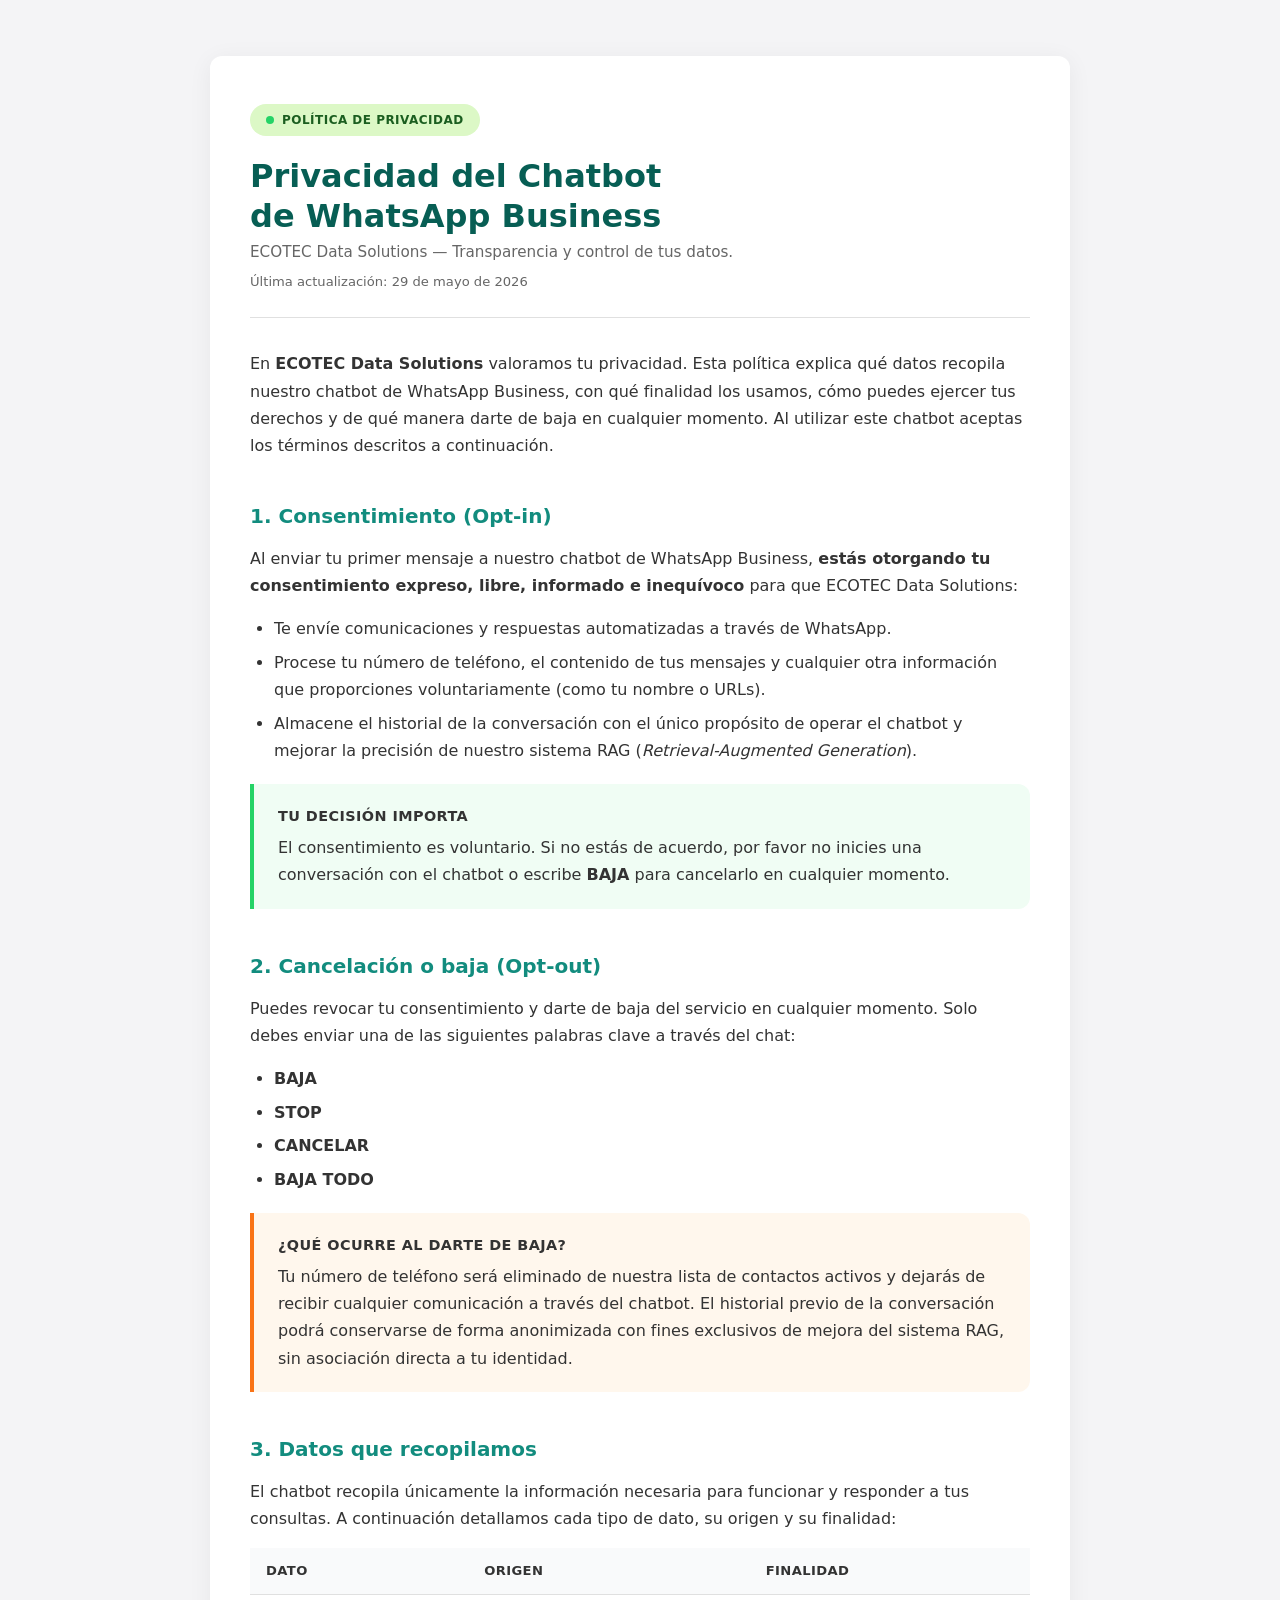
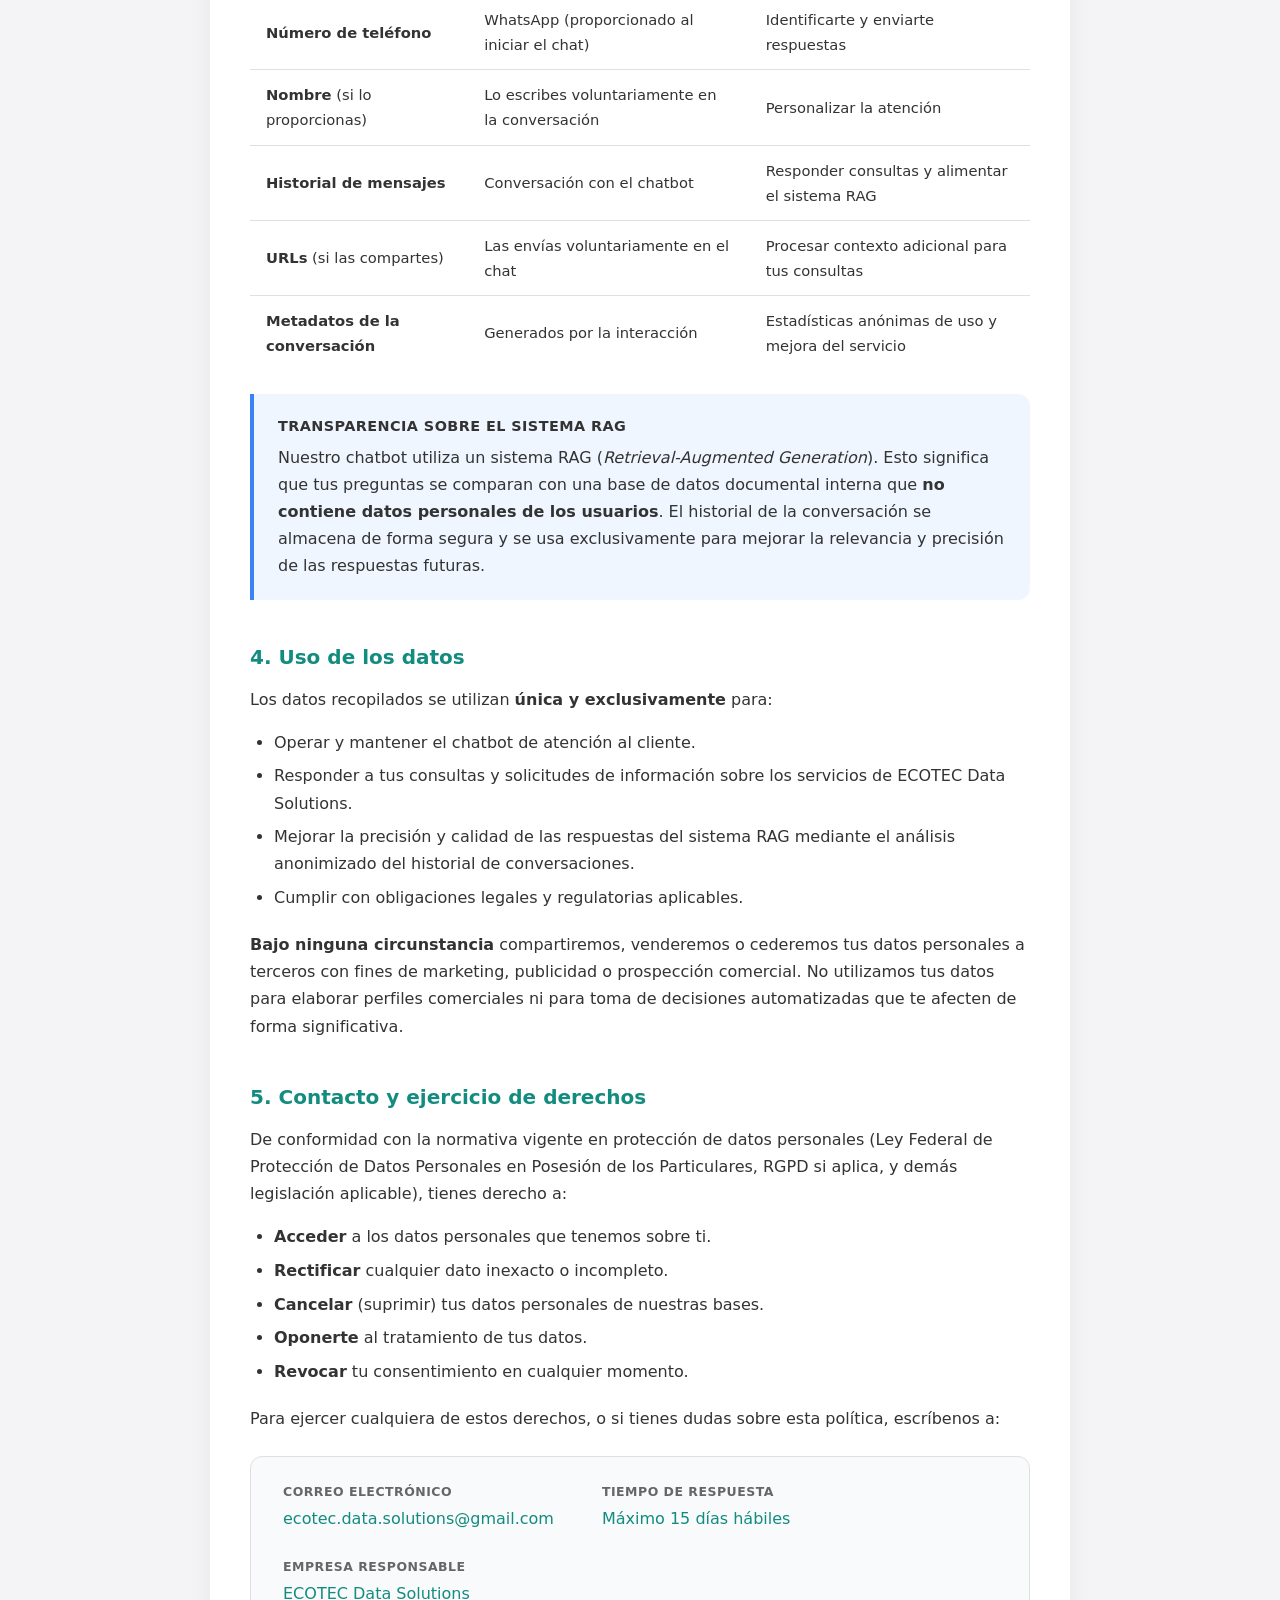
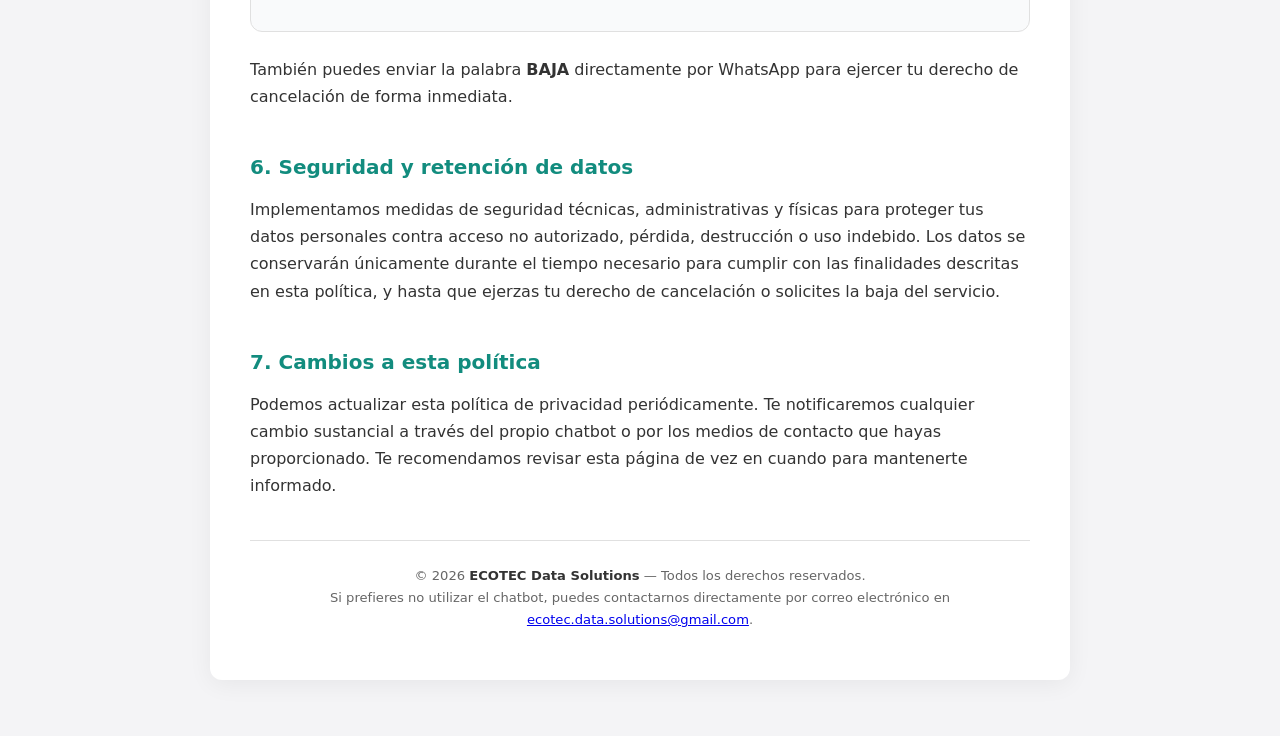
<file: privacidad-chatbot.html>
<!DOCTYPE html>
<html lang="es">
<head>
    <meta charset="UTF-8">
    <meta name="viewport" content="width=device-width, initial-scale=1.0">
    <title>Política de Privacidad - Chatbot WhatsApp | ECOTEC Data Solutions</title>
    <style>
        *, *::before, *::after {
            margin: 0;
            padding: 0;
            box-sizing: border-box;
        }

        :root {
            --primary: #075e54;
            --primary-light: #128c7e;
            --accent: #25d366;
            --accent-soft: #dcf8c6;
            --text: #333;
            --text-muted: #666;
            --bg: #f4f4f6;
            --card-bg: #fff;
            --border: #e0e0e0;
            --radius: 12px;
            --shadow: 0 4px 24px rgba(0, 0, 0, .06);
            --font: system-ui, -apple-system, 'Segoe UI', Roboto, 'Helvetica Neue', Arial, sans-serif;
        }

        html {
            scroll-behavior: smooth;
        }

        body {
            font-family: var(--font);
            background: var(--bg);
            color: var(--text);
            line-height: 1.7;
            padding: 1.5rem;
        }

        .container {
            max-width: 860px;
            margin: 2rem auto;
            background: var(--card-bg);
            border-radius: var(--radius);
            box-shadow: var(--shadow);
            padding: 3rem 2.5rem;
        }

        /* Badge */
        .badge {
            display: inline-flex;
            align-items: center;
            gap: .5rem;
            background: var(--accent-soft);
            color: #1b5e20;
            font-size: .75rem;
            font-weight: 600;
            text-transform: uppercase;
            letter-spacing: .04em;
            padding: .35rem 1rem;
            border-radius: 100px;
            margin-bottom: 1.25rem;
        }

        .badge::before {
            content: '';
            width: 8px;
            height: 8px;
            border-radius: 50%;
            background: var(--accent);
        }

        h1 {
            font-size: 2rem;
            font-weight: 700;
            color: var(--primary);
            line-height: 1.25;
            margin-bottom: .25rem;
        }

        .subtitle {
            color: var(--text-muted);
            font-size: .95rem;
            margin-bottom: 2rem;
            padding-bottom: 1.5rem;
            border-bottom: 1px solid var(--border);
        }

        .last-updated {
            display: block;
            margin-top: .35rem;
            font-size: .82rem;
            color: var(--text-muted);
        }

        h2 {
            font-size: 1.25rem;
            font-weight: 600;
            color: var(--primary-light);
            margin: 2rem 0 .75rem;
            padding-top: .5rem;
        }

        h3 {
            font-size: 1.05rem;
            font-weight: 600;
            color: var(--text);
            margin: 1.5rem 0 .5rem;
        }

        p {
            margin-bottom: 1rem;
        }

        ul, ol {
            margin: .5rem 0 1.25rem 1.5rem;
        }

        li {
            margin-bottom: .4rem;
        }

        strong {
            color: var(--text);
        }

        /* Data table */
        .data-table {
            width: 100%;
            border-collapse: collapse;
            margin: 1rem 0 1.5rem;
            font-size: .92rem;
        }

        .data-table th,
        .data-table td {
            text-align: left;
            padding: .75rem 1rem;
            border-bottom: 1px solid var(--border);
        }

        .data-table th {
            background: #f9fafb;
            font-weight: 600;
            color: var(--text);
            font-size: .82rem;
            text-transform: uppercase;
            letter-spacing: .03em;
        }

        .data-table tr:last-child td {
            border-bottom: none;
        }

        /* Highlight boxes */
        .highlight {
            background: #f0fdf4;
            border-left: 4px solid var(--accent);
            padding: 1.25rem 1.5rem;
            border-radius: 0 var(--radius) var(--radius) 0;
            margin: 1.25rem 0;
        }

        .highlight--warn {
            background: #fff7ed;
            border-left-color: #f97316;
        }

        .highlight--info {
            background: #eff6ff;
            border-left-color: #3b82f6;
        }

        .highlight p:last-child {
            margin-bottom: 0;
        }

        .highlight__title {
            font-weight: 600;
            font-size: .9rem;
            text-transform: uppercase;
            letter-spacing: .03em;
            margin-bottom: .35rem;
        }

        /* Contact card */
        .contact-card {
            background: #f9fafb;
            border: 1px solid var(--border);
            border-radius: var(--radius);
            padding: 1.5rem 2rem;
            margin: 1.5rem 0;
            display: flex;
            flex-wrap: wrap;
            gap: 1.5rem 3rem;
        }

        .contact-card__item {
            display: flex;
            flex-direction: column;
            gap: .15rem;
        }

        .contact-card__label {
            font-size: .78rem;
            font-weight: 600;
            text-transform: uppercase;
            letter-spacing: .04em;
            color: var(--text-muted);
        }

        .contact-card__value {
            font-size: 1rem;
            color: var(--primary-light);
            font-weight: 500;
        }

        .contact-card__value a {
            color: inherit;
            text-decoration: none;
        }

        .contact-card__value a:hover {
            text-decoration: underline;
        }

        /* Footer */
        .footer {
            margin-top: 2.5rem;
            padding-top: 1.5rem;
            border-top: 1px solid var(--border);
            text-align: center;
            font-size: .82rem;
            color: var(--text-muted);
        }

        .footer strong {
            color: var(--text);
        }

        /* Responsive */
        @media (max-width: 640px) {
            body {
                padding: .75rem;
            }

            .container {
                padding: 1.5rem 1.25rem;
                margin: .5rem auto;
            }

            h1 {
                font-size: 1.5rem;
            }

            h2 {
                font-size: 1.1rem;
            }

            .data-table {
                font-size: .82rem;
            }

            .data-table th,
            .data-table td {
                padding: .5rem .6rem;
            }

            .contact-card {
                flex-direction: column;
                gap: 1rem;
                padding: 1.25rem;
            }

            .highlight {
                padding: 1rem 1.25rem;
            }
        }

        @media (max-width: 480px) {
            .container {
                padding: 1rem .9rem;
            }

            .data-table thead {
                display: none;
            }

            .data-table tr {
                display: block;
                padding: .75rem 0;
                border-bottom: 1px solid var(--border);
            }

            .data-table td {
                display: block;
                padding: .15rem 0;
                border: none;
            }

            .data-table td::before {
                content: attr(data-label);
                font-weight: 600;
                display: inline-block;
                width: 110px;
                font-size: .78rem;
                text-transform: uppercase;
                color: var(--text-muted);
            }
        }
    </style>
</head>
<body>

<div class="container">

    <!-- Header -->
    <div class="badge">Política de Privacidad</div>
    <h1>Privacidad del Chatbot<br>de WhatsApp Business</h1>
    <p class="subtitle">
        ECOTEC Data Solutions &mdash; Transparencia y control de tus datos.
        <span class="last-updated">Última actualización: 29 de mayo de 2026</span>
    </p>

    <!-- Intro -->
    <p>
        En <strong>ECOTEC Data Solutions</strong> valoramos tu privacidad. Esta política explica
        qué datos recopila nuestro chatbot de WhatsApp Business, con qué finalidad los usamos,
        cómo puedes ejercer tus derechos y de qué manera darte de baja en cualquier momento.
        Al utilizar este chatbot aceptas los términos descritos a continuación.
    </p>

    <!-- 1. Consentimiento -->
    <h2>1. Consentimiento (Opt-in)</h2>
    <p>
        Al enviar tu primer mensaje a nuestro chatbot de WhatsApp Business,
        <strong>estás otorgando tu consentimiento expreso, libre, informado e inequívoco</strong>
        para que ECOTEC Data Solutions:
    </p>
    <ul>
        <li>Te envíe comunicaciones y respuestas automatizadas a través de WhatsApp.</li>
        <li>Procese tu número de teléfono, el contenido de tus mensajes y cualquier otra
            información que proporciones voluntariamente (como tu nombre o URLs).</li>
        <li>Almacene el historial de la conversación con el único propósito de operar el chatbot
            y mejorar la precisión de nuestro sistema RAG (<em>Retrieval-Augmented Generation</em>).</li>
    </ul>
    <div class="highlight">
        <p class="highlight__title">Tu decisión importa</p>
        <p>El consentimiento es voluntario. Si no estás de acuerdo, por favor no inicies
        una conversación con el chatbot o escribe <strong>BAJA</strong> para cancelarlo
        en cualquier momento.</p>
    </div>

    <!-- 2. Bajas -->
    <h2>2. Cancelación o baja (Opt-out)</h2>
    <p>
        Puedes revocar tu consentimiento y darte de baja del servicio en cualquier momento.
        Solo debes enviar una de las siguientes palabras clave a través del chat:
    </p>
    <ul>
        <li><strong>BAJA</strong></li>
        <li><strong>STOP</strong></li>
        <li><strong>CANCELAR</strong></li>
        <li><strong>BAJA TODO</strong></li>
    </ul>
    <div class="highlight highlight--warn">
        <p class="highlight__title">¿Qué ocurre al darte de baja?</p>
        <p>Tu número de teléfono será eliminado de nuestra lista de contactos activos
        y dejarás de recibir cualquier comunicación a través del chatbot.
        El historial previo de la conversación podrá conservarse de forma anonimizada
        con fines exclusivos de mejora del sistema RAG, sin asociación directa a tu identidad.</p>
    </div>

    <!-- 3. Datos recopilados -->
    <h2>3. Datos que recopilamos</h2>
    <p>El chatbot recopila únicamente la información necesaria para funcionar y responder
    a tus consultas. A continuación detallamos cada tipo de dato, su origen y su finalidad:</p>

    <table class="data-table">
        <thead>
            <tr>
                <th>Dato</th>
                <th>Origen</th>
                <th>Finalidad</th>
            </tr>
        </thead>
        <tbody>
            <tr>
                <td data-label="Dato"><strong>Número de teléfono</strong></td>
                <td data-label="Origen">WhatsApp (proporcionado al iniciar el chat)</td>
                <td data-label="Finalidad">Identificarte y enviarte respuestas</td>
            </tr>
            <tr>
                <td data-label="Dato"><strong>Nombre</strong> (si lo proporcionas)</td>
                <td data-label="Origen">Lo escribes voluntariamente en la conversación</td>
                <td data-label="Finalidad">Personalizar la atención</td>
            </tr>
            <tr>
                <td data-label="Dato"><strong>Historial de mensajes</strong></td>
                <td data-label="Origen">Conversación con el chatbot</td>
                <td data-label="Finalidad">Responder consultas y alimentar el sistema RAG</td>
            </tr>
            <tr>
                <td data-label="Dato"><strong>URLs</strong> (si las compartes)</td>
                <td data-label="Origen">Las envías voluntariamente en el chat</td>
                <td data-label="Finalidad">Procesar contexto adicional para tus consultas</td>
            </tr>
            <tr>
                <td data-label="Dato"><strong>Metadatos de la conversación</strong></td>
                <td data-label="Origen">Generados por la interacción</td>
                <td data-label="Finalidad">Estadísticas anónimas de uso y mejora del servicio</td>
            </tr>
        </tbody>
    </table>

    <div class="highlight highlight--info">
        <p class="highlight__title">Transparencia sobre el sistema RAG</p>
        <p>Nuestro chatbot utiliza un sistema RAG (<em>Retrieval-Augmented Generation</em>).
        Esto significa que tus preguntas se comparan con una base de datos documental interna
        que <strong>no contiene datos personales de los usuarios</strong>. El historial de la
        conversación se almacena de forma segura y se usa exclusivamente para mejorar la
        relevancia y precisión de las respuestas futuras.</p>
    </div>

    <!-- 4. Uso de datos -->
    <h2>4. Uso de los datos</h2>
    <p>Los datos recopilados se utilizan <strong>única y exclusivamente</strong> para:</p>
    <ul>
        <li>Operar y mantener el chatbot de atención al cliente.</li>
        <li>Responder a tus consultas y solicitudes de información sobre los servicios de
            ECOTEC Data Solutions.</li>
        <li>Mejorar la precisión y calidad de las respuestas del sistema RAG mediante el
            análisis anonimizado del historial de conversaciones.</li>
        <li>Cumplir con obligaciones legales y regulatorias aplicables.</li>
    </ul>
    <p>
        <strong>Bajo ninguna circunstancia</strong> compartiremos, venderemos o cederemos tus
        datos personales a terceros con fines de marketing, publicidad o prospección comercial.
        No utilizamos tus datos para elaborar perfiles comerciales ni para toma de decisiones
        automatizadas que te afecten de forma significativa.
    </p>

    <!-- 5. Contacto -->
    <h2>5. Contacto y ejercicio de derechos</h2>
    <p>
        De conformidad con la normativa vigente en protección de datos personales
        (Ley Federal de Protección de Datos Personales en Posesión de los Particulares,
        RGPD si aplica, y demás legislación aplicable), tienes derecho a:
    </p>
    <ul>
        <li><strong>Acceder</strong> a los datos personales que tenemos sobre ti.</li>
        <li><strong>Rectificar</strong> cualquier dato inexacto o incompleto.</li>
        <li><strong>Cancelar</strong> (suprimir) tus datos personales de nuestras bases.</li>
        <li><strong>Oponerte</strong> al tratamiento de tus datos.</li>
        <li><strong>Revocar</strong> tu consentimiento en cualquier momento.</li>
    </ul>
    <p>
        Para ejercer cualquiera de estos derechos, o si tienes dudas sobre esta política,
        escríbenos a:
    </p>

    <div class="contact-card">
        <div class="contact-card__item">
            <span class="contact-card__label">Correo electrónico</span>
            <span class="contact-card__value"><a href="ecotec.data.solutions@gmail.com">ecotec.data.solutions@gmail.com</a></span>
        </div>
        <div class="contact-card__item">
            <span class="contact-card__label">Tiempo de respuesta</span>
            <span class="contact-card__value">Máximo 15 días hábiles</span>
        </div>
        <div class="contact-card__item">
            <span class="contact-card__label">Empresa responsable</span>
            <span class="contact-card__value">ECOTEC Data Solutions</span>
        </div>
    </div>

    <p>También puedes enviar la palabra <strong>BAJA</strong> directamente por WhatsApp
    para ejercer tu derecho de cancelación de forma inmediata.</p>

    <!-- 6. Seguridad -->
    <h2>6. Seguridad y retención de datos</h2>
    <p>
        Implementamos medidas de seguridad técnicas, administrativas y físicas para proteger
        tus datos personales contra acceso no autorizado, pérdida, destrucción o uso indebido.
        Los datos se conservarán únicamente durante el tiempo necesario para cumplir con las
        finalidades descritas en esta política, y hasta que ejerzas tu derecho de cancelación
        o solicites la baja del servicio.
    </p>

    <!-- 7. Actualizaciones -->
    <h2>7. Cambios a esta política</h2>
    <p>
        Podemos actualizar esta política de privacidad periódicamente. Te notificaremos cualquier
        cambio sustancial a través del propio chatbot o por los medios de contacto que hayas
        proporcionado. Te recomendamos revisar esta página de vez en cuando para mantenerte
        informado.
    </p>

    <!-- Footer -->
    <div class="footer">
        &copy; 2026 <strong>ECOTEC Data Solutions</strong> &mdash; Todos los derechos reservados.
        <br>
        Si prefieres no utilizar el chatbot, puedes contactarnos directamente por correo electrónico
        en <a href="mailto:ecotec.data.solutions@gmail.com">ecotec.data.solutions@gmail.com</a>.
    </div>

</div>

</body>
</html>
</file>
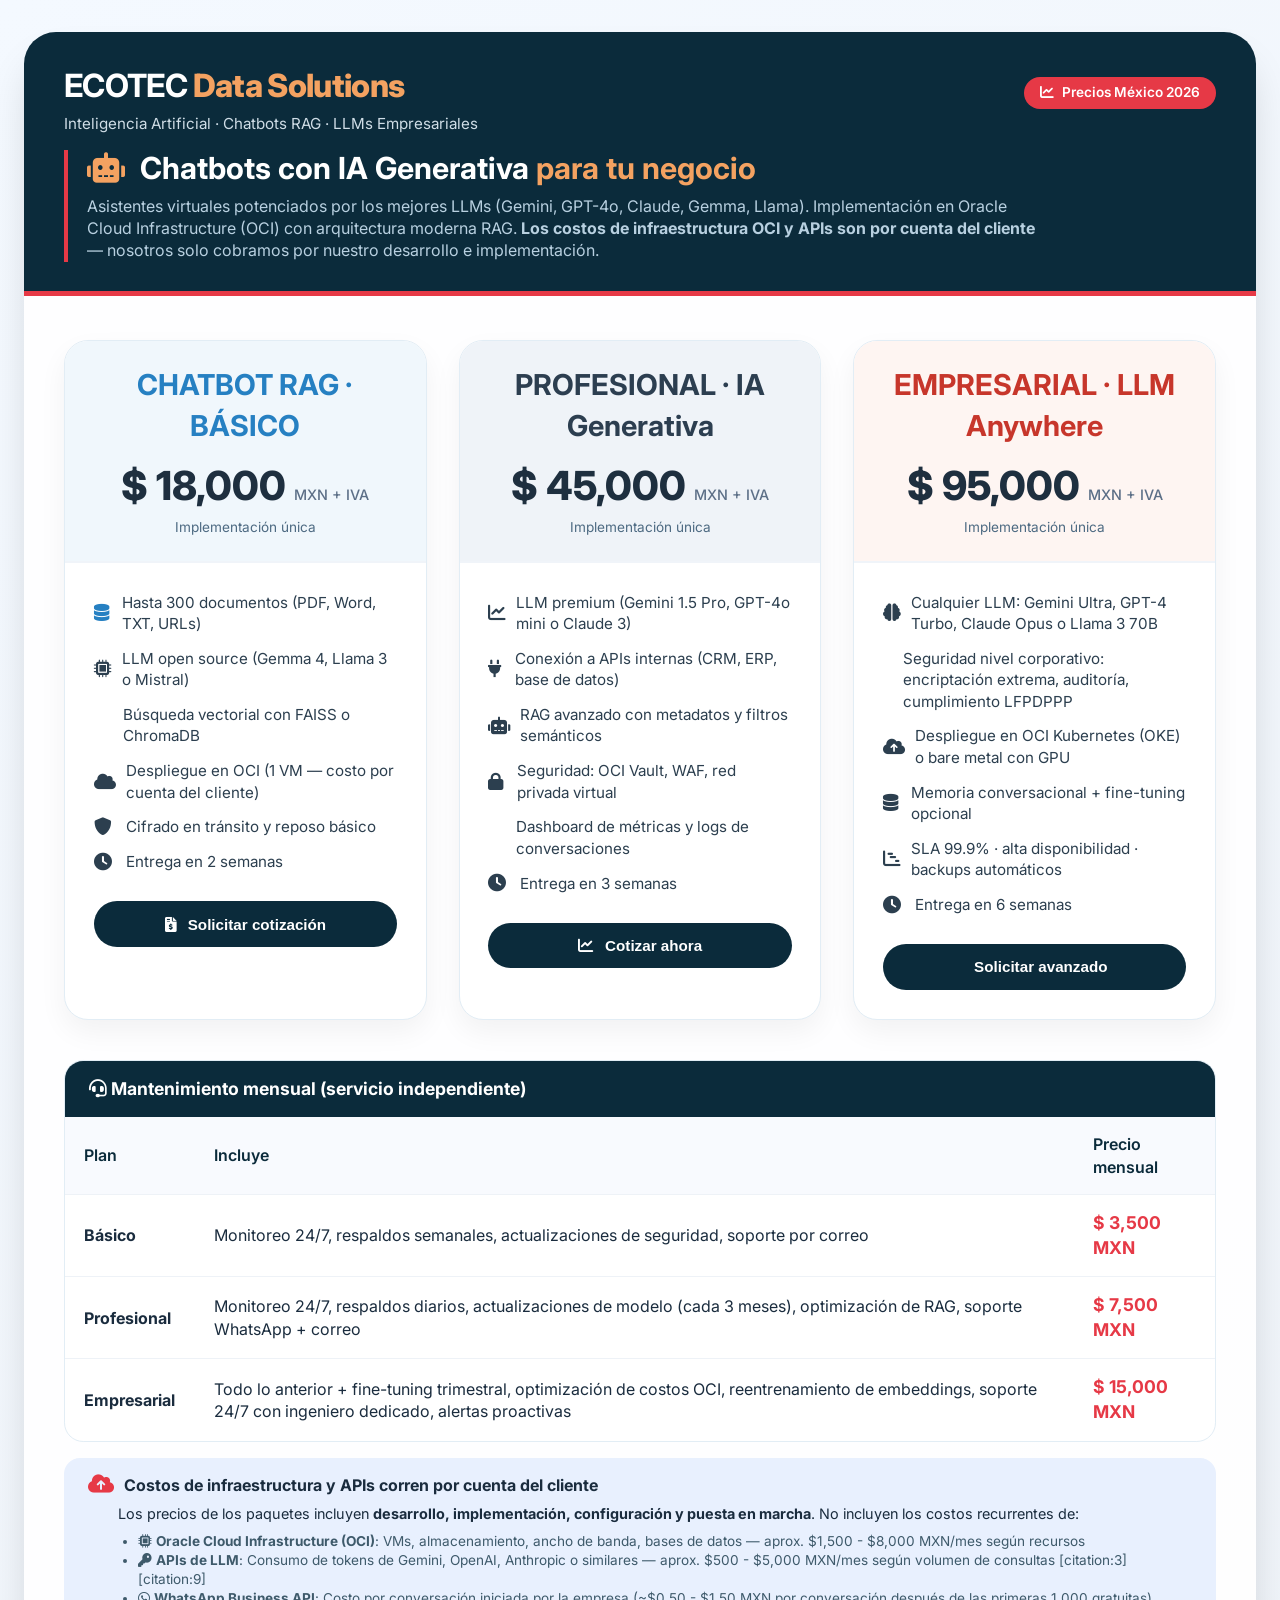
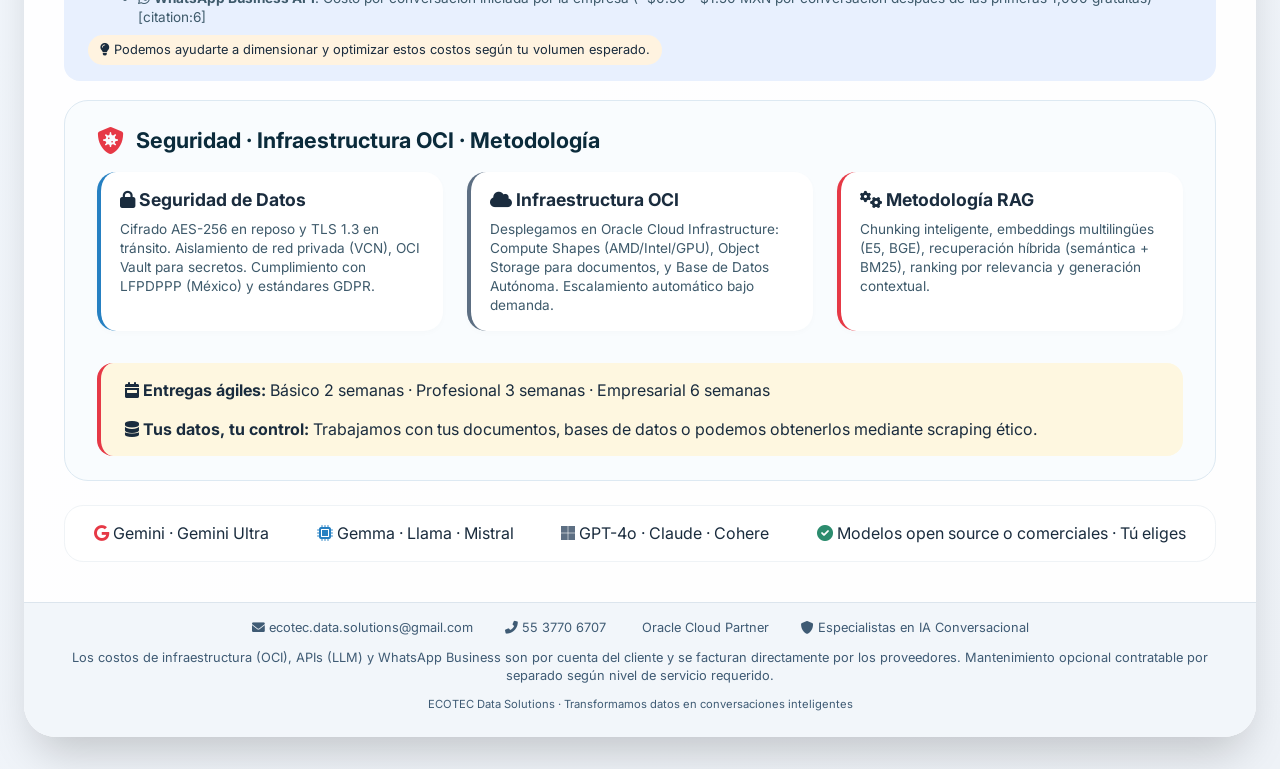
<file: Chatbot-Portfolio/chatbot-empresarial-oci.html>
<!DOCTYPE html>
<html lang="es-MX">
<head>
    <meta charset="UTF-8">
    <meta name="viewport" content="width=device-width, initial-scale=1.0, user-scalable=yes">
    <title>ECOTEC Data Solutions · Chatbots con IA · Precios México 2026</title>
    <link href="https://fonts.googleapis.com/css2?family=Inter:opsz,wght@14..32,300;14..32,400;14..32,600;14..32,700&display=swap" rel="stylesheet">
    <link rel="stylesheet" href="https://cdnjs.cloudflare.com/ajax/libs/font-awesome/6.0.0-beta3/css/all.min.css">
    <style>
        * { margin: 0; padding: 0; box-sizing: border-box; }
        body {
            background: linear-gradient(145deg, #f4f9ff 0%, #eef2f7 100%);
            font-family: 'Inter', sans-serif;
            color: #1a2c3e;
            padding: 2rem 1.5rem;
            line-height: 1.4;
        }
        .presentation-container {
            max-width: 1400px;
            margin: 0 auto;
            background: rgba(255,255,255,0.92);
            border-radius: 2rem;
            box-shadow: 0 25px 45px -12px rgba(0, 0, 0, 0.2);
            overflow: hidden;
        }
        .ecotec-header {
            background: #0B2B3B;
            padding: 2rem 2.5rem 1.8rem;
            border-bottom: 5px solid #E63946;
        }
        .brand {
            display: flex;
            align-items: baseline;
            flex-wrap: wrap;
            justify-content: space-between;
            gap: 1rem;
            margin-bottom: 1rem;
        }
        .logo-area h1 {
            font-size: 2rem;
            font-weight: 700;
            letter-spacing: -0.02em;
            color: white;
            margin-bottom: 0.25rem;
        }
        .logo-area h1 span { color: #F4A261; font-weight: 800; }
        .logo-area p { color: #CFDDE6; font-weight: 400; font-size: 0.95rem; }
        .badge-empresa {
            background: #E63946;
            padding: 0.4rem 1rem;
            border-radius: 40px;
            color: white;
            font-weight: 600;
            font-size: 0.85rem;
            display: inline-flex;
            align-items: center;
            gap: 8px;
        }
        .titulo-principal {
            margin-top: 1rem;
            border-left: 4px solid #E63946;
            padding-left: 1.2rem;
        }
        .titulo-principal h2 {
            font-size: 1.9rem;
            font-weight: 700;
            color: white;
            line-height: 1.2;
        }
        .titulo-principal h2 i { color: #F4A261; margin-right: 8px; }
        .titulo-principal p { color: #B8D0E0; margin-top: 0.5rem; font-size: 1rem; max-width: 85%; }
        .contenido-precios { padding: 2.8rem 2.5rem 2.5rem; }
        .cards-grid {
            display: flex;
            flex-wrap: wrap;
            gap: 2rem;
            justify-content: center;
            margin-bottom: 2.5rem;
        }
        .card-price {
            flex: 1;
            min-width: 280px;
            background: #ffffff;
            border-radius: 1.5rem;
            overflow: hidden;
            box-shadow: 0 12px 28px rgba(0, 0, 0, 0.05);
            transition: transform 0.2s, box-shadow 0.2s;
            border: 1px solid #e2edf5;
        }
        .card-price:hover {
            transform: translateY(-5px);
            box-shadow: 0 24px 36px -12px rgba(0, 0, 0, 0.15);
        }
        .card-header {
            padding: 1.5rem 1.8rem;
            text-align: center;
            border-bottom: 2px solid #f0f4f9;
        }
        .nivel-basico .card-header { background: #F0F7FC; }
        .nivel-intermedio .card-header { background: #EFF3F8; }
        .nivel-avanzado .card-header { background: #FEF5F2; }
        .nivel-titulo { font-size: 1.8rem; font-weight: 700; }
        .basico-titulo { color: #2680C2; }
        .intermedio-titulo { color: #2C3E50; }
        .avanzado-titulo { color: #C7362B; }
        .precio-destacado {
            font-size: 2.5rem;
            font-weight: 800;
            margin: 0.75rem 0 0.25rem;
            color: #1e2f3f;
        }
        .precio-destacado small { font-size: 0.9rem; font-weight: 500; color: #5c6f87; }
        .card-body { padding: 1.8rem; }
        .feature-list { list-style: none; margin-bottom: 1.8rem; }
        .feature-list li {
            margin-bottom: 0.85rem;
            display: flex;
            align-items: center;
            gap: 10px;
            font-size: 0.95rem;
            color: #2c3f4f;
        }
        .feature-list li i { width: 22px; font-size: 1.1rem; }
        .fa-check-circle { color: #2680C2; }
        .fa-shield { color: #E63946; }
        .btn-cotizar {
            display: block;
            width: 100%;
            text-align: center;
            background: #0B2B3B;
            color: white;
            border: none;
            padding: 0.9rem 0;
            border-radius: 60px;
            font-weight: 700;
            font-size: 0.95rem;
            margin-top: 1rem;
            transition: all 0.2s;
            cursor: pointer;
        }
        .btn-cotizar i { margin-right: 8px; }
        .btn-cotizar:hover {
            background: #E63946;
            transform: scale(0.98);
            box-shadow: 0 5px 12px rgba(230,57,70,0.3);
        }
        .info-metodologia {
            background: #F9FCFE;
            border-radius: 1.5rem;
            padding: 1.5rem 2rem;
            border: 1px solid #dde9f2;
            margin-top: 1.2rem;
        }
        .info-metodologia h3 {
            display: flex;
            align-items: center;
            gap: 12px;
            font-weight: 700;
            font-size: 1.35rem;
            color: #0B2B3B;
            margin-bottom: 1rem;
        }
        .info-metodologia h3 i { color: #E63946; font-size: 1.7rem; }
        .metodologia-grid {
            display: flex;
            flex-wrap: wrap;
            gap: 1.5rem;
            justify-content: space-between;
        }
        .met-item {
            flex: 1;
            min-width: 200px;
            background: white;
            border-radius: 1.2rem;
            padding: 1rem 1.2rem;
            box-shadow: 0 2px 6px rgba(0, 0, 0, 0.02);
            border-left: 4px solid;
        }
        .met-item.security { border-left-color: #2680C2; }
        .met-item.infra { border-left-color: #5D6F83; }
        .met-item.maint { border-left-color: #E63946; }
        .met-item h4 { font-weight: 700; margin-bottom: 0.5rem; font-size: 1.1rem; }
        .met-item p { font-size: 0.85rem; color: #3e5a6b; }
        .note-plazo {
            margin-top: 2rem;
            background: #FEF7E0;
            border-radius: 1rem;
            padding: 1rem 1.5rem;
            display: flex;
            flex-wrap: wrap;
            align-items: center;
            justify-content: space-between;
            gap: 1rem;
            border-left: 4px solid #E63946;
        }
        .mantenimiento-table {
            margin-top: 1.8rem;
            background: #FFFFFF;
            border-radius: 1.2rem;
            overflow: hidden;
            border: 1px solid #e2edf5;
        }
        .mantenimiento-table h4 {
            background: #0B2B3B;
            color: white;
            padding: 1rem 1.5rem;
            font-size: 1.1rem;
        }
        .mantenimiento-table table {
            width: 100%;
            border-collapse: collapse;
        }
        .mantenimiento-table th, .mantenimiento-table td {
            padding: 1rem 1.2rem;
            text-align: left;
            border-bottom: 1px solid #eef2f7;
        }
        .mantenimiento-table th {
            background: #F8FAFE;
            font-weight: 600;
            color: #0B2B3B;
        }
        .mantenimiento-table tr:last-child td { border-bottom: none; }
        .precio-mant { font-weight: 700; color: #E63946; font-size: 1.1rem; }
        .costos-extra {
            background: #E8F0FE;
            border-radius: 1rem;
            padding: 1rem 1.5rem;
            margin-top: 1rem;
        }
        .footer-ecotec {
            background: #F2F6FA;
            padding: 1rem 2.5rem 1.5rem;
            text-align: center;
            border-top: 1px solid #DCE5ED;
            font-size: 0.8rem;
            color: #3f5b74;
        }
        @media (max-width: 850px) {
            .contenido-precios { padding: 1.8rem; }
            .titulo-principal p { max-width: 100%; }
            .ecotec-header { padding: 1.5rem; }
        }
    </style>
</head>
<body>
<div class="presentation-container">
    <div class="ecotec-header">
        <div class="brand">
            <div class="logo-area">
                <h1>ECOTEC<span> Data Solutions</span></h1>
                <p>Inteligencia Artificial · Chatbots RAG · LLMs Empresariales</p>
            </div>
            <div class="badge-empresa">
                <i class="fas fa-chart-line"></i> Precios México 2026
            </div>
        </div>
        <div class="titulo-principal">
            <h2><i class="fas fa-robot"></i> Chatbots con IA Generativa <span style="color:#F4A261;">para tu negocio</span></h2>
            <p>Asistentes virtuales potenciados por los mejores LLMs (Gemini, GPT-4o, Claude, Gemma, Llama). Implementación en Oracle Cloud Infrastructure (OCI) con arquitectura moderna RAG. <strong>Los costos de infraestructura OCI y APIs son por cuenta del cliente</strong> — nosotros solo cobramos por nuestro desarrollo e implementación.</p>
        </div>
    </div>

    <div class="contenido-precios">
        <!-- Paquetes de chatbot - Precios actualizados mercado México 2026 -->
        <div class="cards-grid">
            <!-- Básico: RAG con LLM open source -->
            <div class="card-price nivel-basico">
                <div class="card-header">
                    <div class="nivel-titulo basico-titulo">CHATBOT RAG · BÁSICO</div>
                    <div class="precio-destacado">$ 18,000 <small>MXN + IVA</small></div>
                    <div style="font-size:0.85rem; color:#4d6a82;">Implementación única</div>
                </div>
                <div class="card-body">
                    <ul class="feature-list">
                        <li><i class="fas fa-database fa-check-circle"></i> Hasta 300 documentos (PDF, Word, TXT, URLs)</li>
                        <li><i class="fas fa-microchip"></i> LLM open source (Gemma 4, Llama 3 o Mistral)</li>
                        <li><i class="fas fa-magnifying-glass-chart"></i> Búsqueda vectorial con FAISS o ChromaDB</li>
                        <li><i class="fas fa-cloud"></i> Despliegue en OCI (1 VM — costo por cuenta del cliente)</li>
                        <li><i class="fas fa-shield-alt"></i> Cifrado en tránsito y reposo básico</li>
                        <li><i class="fas fa-clock"></i> Entrega en 2 semanas</li>
                    </ul>
                    <button class="btn-cotizar" onclick="alert('📧 Cotización Básico: ecotec.data.solutions@gmail.com · Chatbot RAG con LLM open source + despliegue OCI.')"><i class="fas fa-file-invoice-dollar"></i> Solicitar cotización</button>
                </div>
            </div>

            <!-- Profesional: LLM comercial + API -->
            <div class="card-price nivel-intermedio">
                <div class="card-header">
                    <div class="nivel-titulo intermedio-titulo">PROFESIONAL · IA Generativa</div>
                    <div class="precio-destacado">$ 45,000 <small>MXN + IVA</small></div>
                    <div style="font-size:0.85rem; color:#4d6a82;">Implementación única</div>
                </div>
                <div class="card-body">
                    <ul class="feature-list">
                        <li><i class="fas fa-chart-line"></i> LLM premium (Gemini 1.5 Pro, GPT-4o mini o Claude 3)</li>
                        <li><i class="fas fa-plug"></i> Conexión a APIs internas (CRM, ERP, base de datos)</li>
                        <li><i class="fas fa-robot"></i> RAG avanzado con metadatos y filtros semánticos</li>
                        <li><i class="fas fa-lock"></i> Seguridad: OCI Vault, WAF, red privada virtual</li>
                        <li><i class="fas fa-chart-simple"></i> Dashboard de métricas y logs de conversaciones</li>
                        <li><i class="fas fa-clock"></i> Entrega en 3 semanas</li>
                    </ul>
                    <button class="btn-cotizar" onclick="alert('🚀 Paquete Profesional: Integración con tus sistemas + LLM premium. Costos de API de LLM por cuenta del cliente.')"><i class="fas fa-chart-line"></i> Cotizar ahora</button>
                </div>
            </div>

            <!-- Empresarial: LLM Any, integración total -->
            <div class="card-price nivel-avanzado">
                <div class="card-header">
                    <div class="nivel-titulo avanzado-titulo">EMPRESARIAL · LLM Anywhere</div>
                    <div class="precio-destacado">$ 95,000 <small>MXN + IVA</small></div>
                    <div style="font-size:0.85rem; color:#4d6a82;">Implementación única</div>
                </div>
                <div class="card-body">
                    <ul class="feature-list">
                        <li><i class="fas fa-brain"></i> Cualquier LLM: Gemini Ultra, GPT-4 Turbo, Claude Opus o Llama 3 70B</li>
                        <li><i class="fas fa-shield-haltered"></i> Seguridad nivel corporativo: encriptación extrema, auditoría, cumplimiento LFPDPPP</li>
                        <li><i class="fas fa-cloud-arrow-up"></i> Despliegue en OCI Kubernetes (OKE) o bare metal con GPU</li>
                        <li><i class="fas fa-database"></i> Memoria conversacional + fine-tuning opcional</li>
                        <li><i class="fas fa-chart-gantt"></i> SLA 99.9% · alta disponibilidad · backups automáticos</li>
                        <li><i class="fas fa-clock"></i> Entrega en 6 semanas</li>
                    </ul>
                    <button class="btn-cotizar" onclick="alert('🏢 Solución Empresarial: completa soberanía de datos, LLM a tu elección, escalabilidad OCI.')"><i class="fas fa-chart-simple"></i> Solicitar avanzado</button>
                </div>
            </div>
        </div>

        <!-- Tabla de Mantenimiento como servicio SEPARADO -->
        <div class="mantenimiento-table">
            <h4><i class="fas fa-headset"></i> Mantenimiento mensual (servicio independiente)</h4>
            <table>
                <thead>
                        <tr><th>Plan</th><th>Incluye</th><th>Precio mensual</th></tr>
                </thead>
                <tbody>
                    <tr><td><strong>Básico</strong></td><td>Monitoreo 24/7, respaldos semanales, actualizaciones de seguridad, soporte por correo</td><td class="precio-mant">$ 3,500 MXN</td></tr>
                    <tr><td><strong>Profesional</strong></td><td>Monitoreo 24/7, respaldos diarios, actualizaciones de modelo (cada 3 meses), optimización de RAG, soporte WhatsApp + correo</td><td class="precio-mant">$ 7,500 MXN</td></tr>
                    <tr><td><strong>Empresarial</strong></td><td>Todo lo anterior + fine-tuning trimestral, optimización de costos OCI, reentrenamiento de embeddings, soporte 24/7 con ingeniero dedicado, alertas proactivas</td><td class="precio-mant">$ 15,000 MXN</td></tr>
                </tbody>
            </table>
        </div>

        <!-- NOTA IMPORTANTE: Costos de nube y APIs por cuenta del cliente -->
        <div class="costos-extra">
            <div style="display: flex; align-items: center; gap: 10px; margin-bottom: 8px;">
                <i class="fas fa-cloud-arrow-up" style="color:#E63946; font-size: 1.3rem;"></i>
                <strong style="font-size: 1rem;">Costos de infraestructura y APIs corren por cuenta del cliente</strong>
            </div>
            <p style="font-size: 0.9rem; margin-left: 30px;">Los precios de los paquetes incluyen <strong>desarrollo, implementación, configuración y puesta en marcha</strong>. No incluyen los costos recurrentes de:</p>
            <ul style="margin-left: 50px; margin-top: 8px; font-size: 0.85rem; color: #3e5a6b;">
                <li><i class="fas fa-microchip"></i> <strong>Oracle Cloud Infrastructure (OCI)</strong>: VMs, almacenamiento, ancho de banda, bases de datos — aprox. $1,500 - $8,000 MXN/mes según recursos</li>
                <li><i class="fas fa-key"></i> <strong>APIs de LLM</strong>: Consumo de tokens de Gemini, OpenAI, Anthropic o similares — aprox. $500 - $5,000 MXN/mes según volumen de consultas [citation:3][citation:9]</li>
                <li><i class="fab fa-whatsapp"></i> <strong>WhatsApp Business API</strong>: Costo por conversación iniciada por la empresa (~$0.50 - $1.50 MXN por conversación después de las primeras 1,000 gratuitas) [citation:6]</li>
            </ul>
            <p style="font-size: 0.8rem; margin-top: 8px; background: #fff3e0; padding: 6px 12px; border-radius: 20px; display: inline-block;">
                <i class="fas fa-lightbulb"></i> Podemos ayudarte a dimensionar y optimizar estos costos según tu volumen esperado.
            </p>
        </div>

        <!-- Seguridad, infraestructura -->
        <div class="info-metodologia">
            <h3><i class="fas fa-shield-virus"></i> Seguridad · Infraestructura OCI · Metodología</h3>
            <div class="metodologia-grid">
                <div class="met-item security">
                    <h4><i class="fas fa-lock"></i> Seguridad de Datos</h4>
                    <p>Cifrado AES-256 en reposo y TLS 1.3 en tránsito. Aislamiento de red privada (VCN), OCI Vault para secretos. Cumplimiento con LFPDPPP (México) y estándares GDPR.</p>
                </div>
                <div class="met-item infra">
                    <h4><i class="fas fa-cloud"></i> Infraestructura OCI</h4>
                    <p>Desplegamos en Oracle Cloud Infrastructure: Compute Shapes (AMD/Intel/GPU), Object Storage para documentos, y Base de Datos Autónoma. Escalamiento automático bajo demanda.</p>
                </div>
                <div class="met-item maint">
                    <h4><i class="fas fa-cogs"></i> Metodología RAG</h4>
                    <p>Chunking inteligente, embeddings multilingües (E5, BGE), recuperación híbrida (semántica + BM25), ranking por relevancia y generación contextual.</p>
                </div>
            </div>
            <div class="note-plazo">
                <div><i class="fas fa-calendar-week"></i> <strong>Entregas ágiles:</strong> Básico 2 semanas · Profesional 3 semanas · Empresarial 6 semanas</div>
                <div><i class="fas fa-database"></i> <strong>Tus datos, tu control:</strong> Trabajamos con tus documentos, bases de datos o podemos obtenerlos mediante scraping ético.</div>
            </div>
        </div>

        <!-- LLMs soportados -->
        <div style="margin-top: 1.5rem; display: flex; flex-wrap: wrap; justify-content: space-between; gap: 1rem; background: #FFFFFF; border-radius: 1.2rem; padding: 1rem 1.8rem; border: 1px solid #EFF3F6;">
            <div><i class="fab fa-google" style="color:#E63946;"></i> Gemini · Gemini Ultra</div>
            <div><i class="fas fa-microchip" style="color:#2680C2;"></i> Gemma · Llama · Mistral</div>
            <div><i class="fab fa-microsoft" style="color:#5D6F83;"></i> GPT-4o · Claude · Cohere</div>
            <div><i class="fas fa-check-circle" style="color:#2C8C6E;"></i> Modelos open source o comerciales · Tú eliges</div>
        </div>
    </div>

    <div class="footer-ecotec">
        <div style="display: flex; justify-content: center; gap: 2rem; flex-wrap: wrap; margin-bottom: 0.8rem;">
            <span><i class="fas fa-envelope"></i> ecotec.data.solutions@gmail.com</span>
            <span><i class="fas fa-phone-alt"></i> 55 3770 6707</span>
            <span><i class="fab fa-oracle"></i> Oracle Cloud Partner</span>
            <span><i class="fas fa-shield-alt"></i> Especialistas en IA Conversacional</span>
        </div>
        <p> Los costos de infraestructura (OCI), APIs (LLM) y WhatsApp Business son por cuenta del cliente y se facturan directamente por los proveedores. Mantenimiento opcional contratable por separado según nivel de servicio requerido.</p>
        <p style="margin-top: 12px; font-size: 0.7rem;">ECOTEC Data Solutions · Transformamos datos en conversaciones inteligentes</p>
    </div>
</div>
<script>
    console.log("ECOTEC Data Solutions | Chatbots IA | Precios México 2026 | Mantenimiento separado | OCI por cuenta del cliente");
</script>
</body>
</html>
</file>
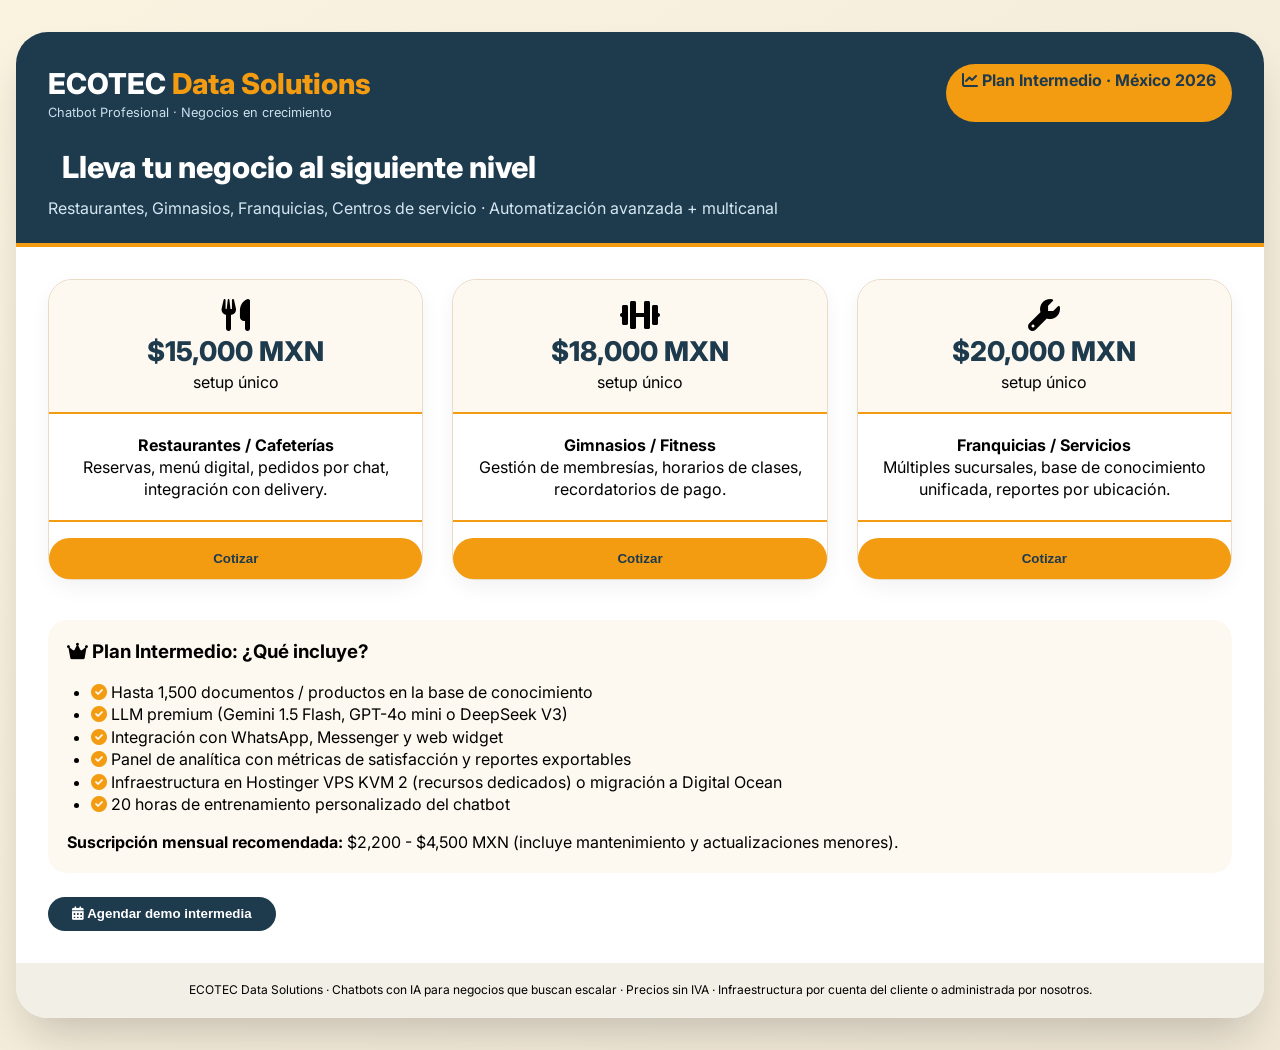
<file: Chatbot-Portfolio/chatbot-intermedio-negocios.html>
<!DOCTYPE html>
<html lang="es-MX">
<head>
    <meta charset="UTF-8">
    <meta name="viewport" content="width=device-width, initial-scale=1.0, user-scalable=yes">
    <title>ECOTEC Data Solutions · Chatbot Profesional para Negocios en Crecimiento</title>
    <link href="https://fonts.googleapis.com/css2?family=Inter:opsz,wght@14..32,300;14..32,400;14..32,600;14..32,700;14..32,800&display=swap" rel="stylesheet">
    <link rel="stylesheet" href="https://cdnjs.cloudflare.com/ajax/libs/font-awesome/6.0.0-beta3/css/all.min.css">
    <style>
        * { margin: 0; padding: 0; box-sizing: border-box; }
        body {
            background: linear-gradient(145deg, #faf3e0 0%, #f0e7d6 100%);
            font-family: 'Inter', sans-serif;
            padding: 2rem 1rem;
            line-height: 1.4;
        }
        .intermedio-container {
            max-width: 1300px;
            margin: 0 auto;
            background: white;
            border-radius: 2rem;
            box-shadow: 0 25px 45px -12px rgba(0,0,0,0.2);
            overflow: hidden;
        }
        .header-inter {
            background: #1E3A4D;
            padding: 2rem 2rem 1.5rem;
            border-bottom: 4px solid #F39C12;
        }
        .brand-inter {
            display: flex;
            justify-content: space-between;
            flex-wrap: wrap;
            gap: 1rem;
            margin-bottom: 1.5rem;
        }
        .logo-inter h1 { color: white; font-size: 1.8rem; font-weight: 800; }
        .logo-inter h1 span { color: #F39C12; }
        .logo-inter p { color: #C9DFEC; font-size: 0.8rem; }
        .badge-inter { background: #F39C12; padding: 0.3rem 1rem; border-radius: 40px; font-weight: 700; color: #1E3A4D; }
        .hero-inter h2 { font-size: 1.9rem; font-weight: 800; color: white; }
        .hero-inter h2 i { color: #F39C12; margin-right: 8px; }
        .hero-inter p { color: #D4E6F1; max-width: 80%; margin-top: 0.5rem; }
        .content-inter { padding: 2rem; }
        .cards-negocios {
            display: flex;
            flex-wrap: wrap;
            gap: 1.8rem;
            justify-content: center;
            margin-bottom: 2.5rem;
        }
        .card-nicho {
            flex: 1;
            min-width: 260px;
            background: #FFFFFF;
            border-radius: 1.5rem;
            box-shadow: 0 8px 20px rgba(0,0,0,0.05);
            border: 1px solid #EADBC6;
            transition: transform 0.2s;
        }
        .card-nicho:hover { transform: translateY(-5px); }
        .card-header-nicho {
            padding: 1.2rem;
            text-align: center;
            background: #FDF8F0;
            border-radius: 1.5rem 1.5rem 0 0;
            border-bottom: 2px solid #F39C12;
        }
        .precio-inter { font-size: 1.7rem; font-weight: 800; color: #1E3A4D; }
        .btn-inter {
            background: #F39C12;
            color: #1E3A4D;
            display: block;
            width: 100%;
            border: none;
            padding: 0.8rem;
            border-radius: 60px;
            font-weight: 800;
            margin-top: 1rem;
            cursor: pointer;
        }
        .tabla-comparativa {
            background: #FEF9F0;
            border-radius: 1.2rem;
            padding: 1.2rem;
            margin: 1.5rem 0;
        }
        .footer-inter {
            background: #F2F0E6;
            padding: 1.2rem;
            text-align: center;
            font-size: 0.75rem;
        }
        @media (max-width: 780px) { .hero-inter p { max-width: 100%; } }
    </style>
</head>
<body>
<div class="intermedio-container">
    <div class="header-inter">
        <div class="brand-inter">
            <div class="logo-inter"><h1>ECOTEC<span> Data Solutions</span></h1><p>Chatbot Profesional · Negocios en crecimiento</p></div>
            <div class="badge-inter"><i class="fas fa-chart-line"></i> Plan Intermedio · México 2026</div>
        </div>
        <div class="hero-inter">
            <h2><i class="fas fa-chart-simple"></i> Lleva tu negocio al siguiente nivel</h2>
            <p>Restaurantes, Gimnasios, Franquicias, Centros de servicio · Automatización avanzada + multicanal</p>
        </div>
    </div>
    <div class="content-inter">
        <div class="cards-negocios">
            <div class="card-nicho"><div class="card-header-nicho"><i class="fas fa-utensils" style="font-size:2rem;"></i><div class="precio-inter">$15,000 MXN</div><div>setup único</div></div><div class="card-header-nicho" style="background:white;"><strong>Restaurantes / Cafeterías</strong><br>Reservas, menú digital, pedidos por chat, integración con delivery.</div><button class="btn-inter" onclick="alert('Restaurantes: chatbot con toma de pedidos + reservaciones. Suscripción $2,200/mes.')">Cotizar</button></div>
            <div class="card-nicho"><div class="card-header-nicho"><i class="fas fa-dumbbell" style="font-size:2rem;"></i><div class="precio-inter">$18,000 MXN</div><div>setup único</div></div><div class="card-header-nicho" style="background:white;"><strong>Gimnasios / Fitness</strong><br>Gestión de membresías, horarios de clases, recordatorios de pago.</div><button class="btn-inter" onclick="alert('Gimnasios: automatiza cobros, registro de asistencia, planes personalizados.')">Cotizar</button></div>
            <div class="card-nicho"><div class="card-header-nicho"><i class="fas fa-wrench" style="font-size:2rem;"></i><div class="precio-inter">$20,000 MXN</div><div>setup único</div></div><div class="card-header-nicho" style="background:white;"><strong>Franquicias / Servicios</strong><br>Múltiples sucursales, base de conocimiento unificada, reportes por ubicación.</div><button class="btn-inter" onclick="alert('Chatbot multicentral para franquicias. Precios especiales.')">Cotizar</button></div>
        </div>
        <div class="tabla-comparativa">
            <h3><i class="fas fa-crown"></i> Plan Intermedio: ¿Qué incluye?</h3>
            <ul style="margin: 1rem 0 0 1.5rem;">
                <li><i class="fas fa-check-circle" style="color:#F39C12;"></i> Hasta 1,500 documentos / productos en la base de conocimiento</li>
                <li><i class="fas fa-check-circle" style="color:#F39C12;"></i> LLM premium (Gemini 1.5 Flash, GPT-4o mini o DeepSeek V3)</li>
                <li><i class="fas fa-check-circle" style="color:#F39C12;"></i> Integración con WhatsApp, Messenger y web widget</li>
                <li><i class="fas fa-check-circle" style="color:#F39C12;"></i> Panel de analítica con métricas de satisfacción y reportes exportables</li>
                <li><i class="fas fa-check-circle" style="color:#F39C12;"></i> Infraestructura en Hostinger VPS KVM 2 (recursos dedicados) o migración a Digital Ocean</li>
                <li><i class="fas fa-check-circle" style="color:#F39C12;"></i> 20 horas de entrenamiento personalizado del chatbot</li>
            </ul>
            <p style="margin-top:1rem;"><strong>Suscripción mensual recomendada:</strong> $2,200 - $4,500 MXN (incluye mantenimiento y actualizaciones menores).</p>
        </div>
        <div style="text-align: center; margin-top:1rem;"><button class="btn-inter" style="background:#1E3A4D; color:white; width:auto; padding:0.6rem 1.5rem;" onclick="alert('📩 Solicita una demo para negocios en crecimiento: ecotec.data.solutions@gmail.com / 55 3770 6707')"><i class="fas fa-calendar-alt"></i> Agendar demo intermedia</button></div>
    </div>
    <div class="footer-inter">ECOTEC Data Solutions · Chatbots con IA para negocios que buscan escalar · Precios sin IVA · Infraestructura por cuenta del cliente o administrada por nosotros.</div>
</div>
</body>
</html>
</file>
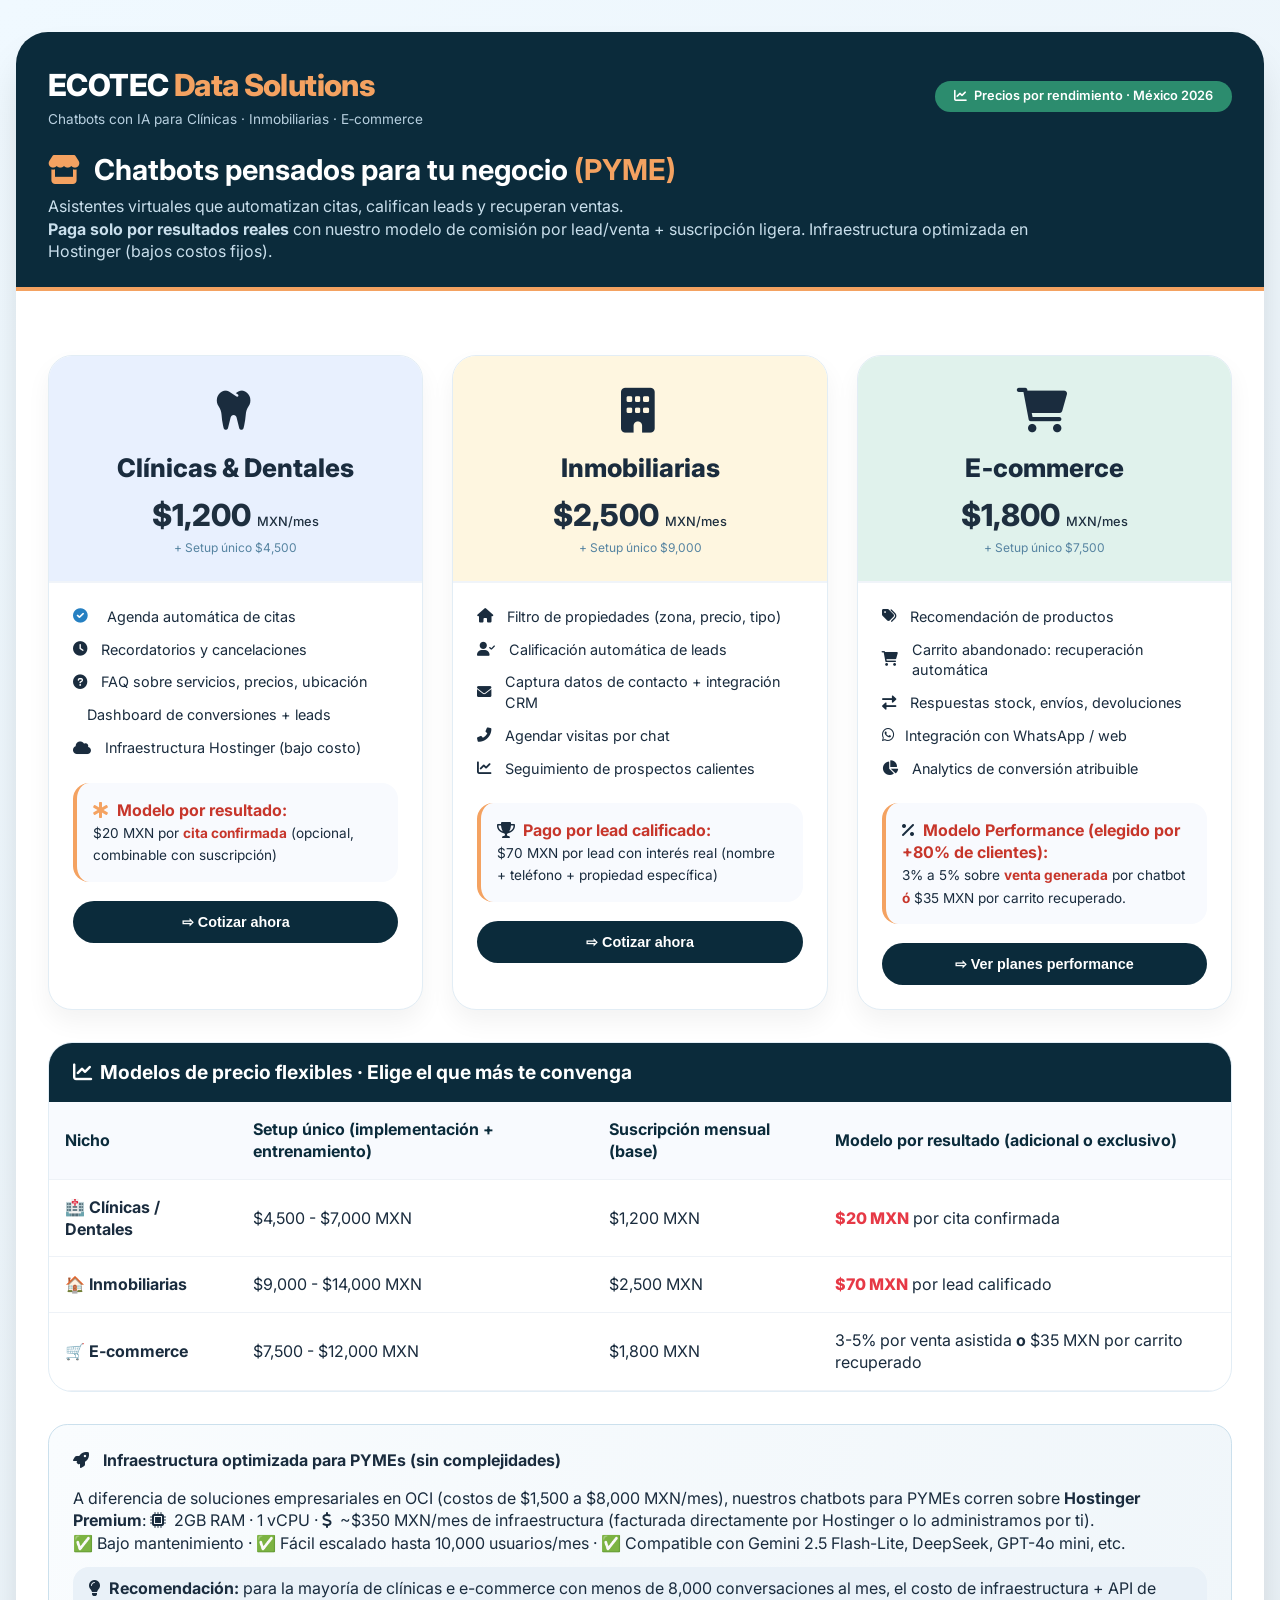
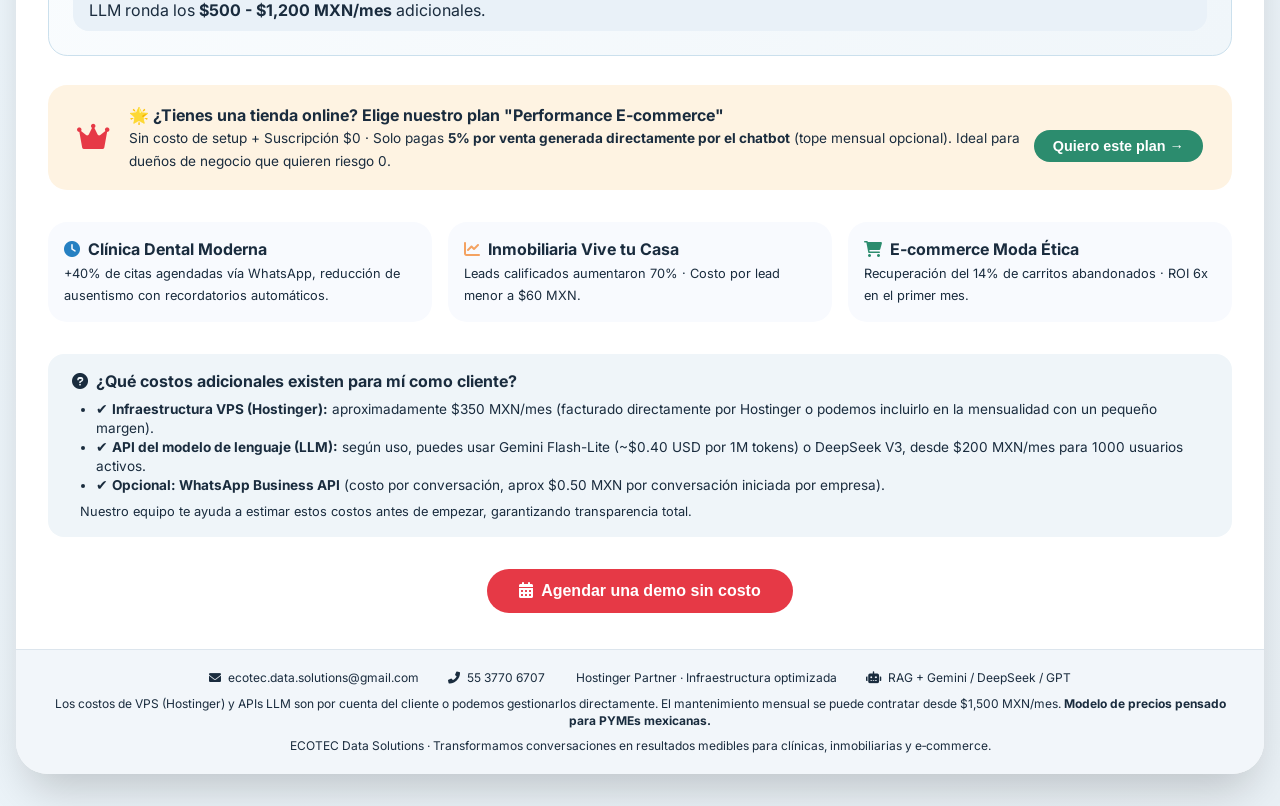
<file: Chatbot-Portfolio/chatbot-pymes-hostinger.html>
<!DOCTYPE html>
<html lang="es-MX">
<head>
    <meta charset="UTF-8">
    <meta name="viewport" content="width=device-width, initial-scale=1.0, user-scalable=yes">
    <title>ECOTEC Data Solutions · Chatbots IA para PYMEs · Precios por rendimiento</title>
    <link href="https://fonts.googleapis.com/css2?family=Inter:opsz,wght@14..32,300;14..32,400;14..32,600;14..32,700;14..32,800&display=swap" rel="stylesheet">
    <link rel="stylesheet" href="https://cdnjs.cloudflare.com/ajax/libs/font-awesome/6.0.0-beta3/css/all.min.css">
    <style>
        * {
            margin: 0;
            padding: 0;
            box-sizing: border-box;
        }
        body {
            background: linear-gradient(135deg, #f0f9ff 0%, #e9f0f5 100%);
            font-family: 'Inter', sans-serif;
            color: #1A2C3E;
            padding: 2rem 1rem;
            line-height: 1.4;
        }
        .pyme-container {
            max-width: 1300px;
            margin: 0 auto;
            background: white;
            border-radius: 2rem;
            box-shadow: 0 25px 45px -12px rgba(0,0,0,0.2);
            overflow: hidden;
        }
        /* Header adaptado para PYMES */
        .pyme-header {
            background: #0B2B3B;
            padding: 2rem 2rem 1.5rem;
            border-bottom: 4px solid #F4A261;
        }
        .brand-pyme {
            display: flex;
            justify-content: space-between;
            align-items: center;
            flex-wrap: wrap;
            gap: 1rem;
            margin-bottom: 1.5rem;
        }
        .logo-pyme h1 {
            font-size: 1.9rem;
            font-weight: 800;
            color: white;
            letter-spacing: -0.02em;
        }
        .logo-pyme h1 span { color: #F4A261; }
        .logo-pyme p { color: #B8D0E0; font-size: 0.85rem; margin-top: 0.2rem; }
        .badge-pyme {
            background: #2C8C6E;
            padding: 0.4rem 1.2rem;
            border-radius: 40px;
            font-weight: 600;
            font-size: 0.8rem;
            color: white;
        }
        .hero-pyme h2 {
            font-size: 1.8rem;
            font-weight: 700;
            color: white;
            line-height: 1.2;
        }
        .hero-pyme h2 i { color: #F4A261; margin-right: 8px; }
        .hero-pyme p {
            color: #C9DFEC;
            margin-top: 0.5rem;
            max-width: 85%;
            font-size: 1rem;
        }
        /* cards por nicho */
        .nichos-grid {
            display: flex;
            flex-wrap: wrap;
            gap: 1.8rem;
            justify-content: center;
            margin: 2rem 0;
        }
        .nichos-card {
            flex: 1;
            min-width: 280px;
            background: white;
            border-radius: 1.5rem;
            overflow: hidden;
            box-shadow: 0 12px 24px rgba(0, 0, 0, 0.05);
            transition: all 0.2s ease;
            border: 1px solid #e2edf5;
        }
        .nichos-card:hover { transform: translateY(-6px); box-shadow: 0 20px 30px -12px rgba(0,0,0,0.12); }
        .card-head-nicho {
            padding: 1.5rem;
            text-align: center;
            border-bottom: 2px solid #f0f4f9;
        }
        .clinica .card-head-nicho { background: #E8F0FE; }
        .inmobiliaria .card-head-nicho { background: #FEF6E0; }
        .ecommerce .card-head-nicho { background: #E0F2EC; }
        .nicho-icon {
            font-size: 2.8rem;
            margin-bottom: 0.5rem;
        }
        .nicho-titulo {
            font-size: 1.6rem;
            font-weight: 800;
        }
        .nicho-precio-base {
            font-size: 1.9rem;
            font-weight: 800;
            color: #1e2f3f;
            margin: 0.5rem 0 0.2rem;
        }
        .nicho-precio-base small { font-size: 0.8rem; font-weight: 500; }
        .card-body-nicho { padding: 1.5rem; }
        .feature-nicho {
            list-style: none;
            margin-bottom: 1.5rem;
        }
        .feature-nicho li {
            margin-bottom: 0.8rem;
            display: flex;
            align-items: center;
            gap: 10px;
            font-size: 0.9rem;
        }
        .feature-nicho i.fa-check-circle { color: #2680C2; width: 20px; }
        .modelo-perf {
            background: #F8FAFE;
            border-radius: 1rem;
            padding: 1rem;
            margin: 1.2rem 0;
            border-left: 4px solid #F4A261;
        }
        .modelo-perf strong { color: #C7362B; }
        .btn-pyme {
            display: block;
            width: 100%;
            background: #0B2B3B;
            color: white;
            border: none;
            padding: 0.8rem 0;
            border-radius: 60px;
            font-weight: 700;
            font-size: 0.9rem;
            cursor: pointer;
            transition: 0.2s;
            text-align: center;
            margin-top: 1rem;
        }
        .btn-pyme:hover { background: #E63946; transform: scale(0.98); }
        /* tabla comparativa precios */
        .tabla-precios-pyme {
            margin: 2rem 0;
            background: white;
            border-radius: 1.5rem;
            overflow: hidden;
            border: 1px solid #e2edf5;
        }
        .tabla-precios-pyme h3 {
            background: #0B2B3B;
            color: white;
            padding: 1rem 1.5rem;
            font-size: 1.2rem;
        }
        .tabla-precios-pyme table {
            width: 100%;
            border-collapse: collapse;
        }
        .tabla-precios-pyme th, .tabla-precios-pyme td {
            padding: 1rem 1rem;
            text-align: left;
            border-bottom: 1px solid #eef2f7;
        }
        .tabla-precios-pyme th { background: #F8FAFE; font-weight: 700; color: #0B2B3B; }
        .precio-destacado-tabla { font-weight: 800; color: #E63946; }
        /* infraestructura amigable hostinger */
        .infra-pyme {
            background: linear-gradient(110deg, #F9FCFE 0%, #F0F6FA 100%);
            border-radius: 1.2rem;
            padding: 1.5rem;
            margin: 1.8rem 0;
            border: 1px solid #cbe0ed;
        }
        .infra-pyme h4 { display: flex; align-items: center; gap: 10px; margin-bottom: 1rem; }
        /* modelo e-commerce performance */
        .modelo-estrella {
            background: #FEF3E2;
            border-radius: 1.2rem;
            padding: 1.2rem 1.8rem;
            margin: 1.5rem 0;
            display: flex;
            flex-wrap: wrap;
            justify-content: space-between;
            align-items: center;
        }
        .footer-pyme {
            background: #F2F6FA;
            padding: 1.2rem 2rem;
            text-align: center;
            border-top: 1px solid #DCE5ED;
            font-size: 0.75rem;
        }
        @media (max-width: 780px) {
            .hero-pyme p { max-width: 100%; }
            .pyme-header { padding: 1.5rem; }
        }
        .fa, .fas, .far { margin-right: 4px; }
    </style>
</head>
<body>
<div class="pyme-container">
    <div class="pyme-header">
        <div class="brand-pyme">
            <div class="logo-pyme">
                <h1>ECOTEC<span> Data Solutions</span></h1>
                <p>Chatbots con IA para Clínicas · Inmobiliarias · E‑commerce</p>
            </div>
            <div class="badge-pyme">
                <i class="fas fa-chart-line"></i> Precios por rendimiento · México 2026
            </div>
        </div>
        <div class="hero-pyme">
            <h2><i class="fas fa-store"></i> Chatbots pensados para tu negocio <span style="color:#F4A261;">(PYME)</span></h2>
            <p>Asistentes virtuales que automatizan citas, califican leads y recuperan ventas.<br>
            <strong>Paga solo por resultados reales</strong> con nuestro modelo de comisión por lead/venta + suscripción ligera. Infraestructura optimizada en Hostinger (bajos costos fijos).</p>
        </div>
    </div>

    <div style="padding: 2rem 2rem 1.8rem;">
        <!-- Cards por nicho: clínicas, inmobiliarias, e-commerce -->
        <div class="nichos-grid">
            <!-- CLÍNICAS / DENTALES -->
            <div class="nichos-card clinica">
                <div class="card-head-nicho">
                    <div class="nicho-icon"><i class="fas fa-tooth"></i></div>
                    <div class="nicho-titulo">Clínicas & Dentales</div>
                    <div class="nicho-precio-base">$1,200 <small>MXN/mes</small></div>
                    <div style="font-size:0.75rem; color:#5684a1;">+ Setup único $4,500</div>
                </div>
                <div class="card-body-nicho">
                    <ul class="feature-nicho">
                        <li><i class="fas fa-calendar-check fa-check-circle"></i> Agenda automática de citas</li>
                        <li><i class="fas fa-clock"></i> Recordatorios y cancelaciones</li>
                        <li><i class="fas fa-question-circle"></i> FAQ sobre servicios, precios, ubicación</li>
                        <li><i class="fas fa-chart-simple"></i> Dashboard de conversiones + leads</li>
                        <li><i class="fas fa-cloud"></i> Infraestructura Hostinger (bajo costo)</li>
                    </ul>
                    <div class="modelo-perf">
                        <i class="fas fa-star-of-life" style="color:#F4A261;"></i> <strong>Modelo por resultado:</strong> <br>
                        <span style="font-size:0.85rem;">$20 MXN por <strong>cita confirmada</strong> (opcional, combinable con suscripción)</span>
                    </div>
                    <button class="btn-pyme" onclick="alert('📩 Clínicas & Dentales: cotización personalizada. Setup desde $4,500 + suscripción mensual $1,200. Opción pago por cita confirmada ($20 MXN). Escribe a ecotec.data.solutions@gmail.com')">⇨ Cotizar ahora</button>
                </div>
            </div>

            <!-- INMOBILIARIAS -->
            <div class="nichos-card inmobiliaria">
                <div class="card-head-nicho">
                    <div class="nicho-icon"><i class="fas fa-building"></i></div>
                    <div class="nicho-titulo">Inmobiliarias</div>
                    <div class="nicho-precio-base">$2,500 <small>MXN/mes</small></div>
                    <div style="font-size:0.75rem; color:#5684a1;">+ Setup único $9,000</div>
                </div>
                <div class="card-body-nicho">
                    <ul class="feature-nicho">
                        <li><i class="fas fa-home"></i> Filtro de propiedades (zona, precio, tipo)</li>
                        <li><i class="fas fa-user-check"></i> Calificación automática de leads</li>
                        <li><i class="fas fa-envelope"></i> Captura datos de contacto + integración CRM</li>
                        <li><i class="fas fa-phone-alt"></i> Agendar visitas por chat</li>
                        <li><i class="fas fa-chart-line"></i> Seguimiento de prospectos calientes</li>
                    </ul>
                    <div class="modelo-perf">
                        <i class="fas fa-trophy"></i> <strong>Pago por lead calificado:</strong> <br>
                        <span style="font-size:0.85rem;">$70 MXN por lead con interés real (nombre + teléfono + propiedad específica)</span>
                    </div>
                    <button class="btn-pyme" onclick="alert('🏢 Inmobiliarias: implementación chatbot RAG + filtros avanzados. Suscripción $2,500/mes + setup $9,000. Modelo por lead calificado: $70 c/u. Escríbenos para demo.')">⇨ Cotizar ahora</button>
                </div>
            </div>

            <!-- E-COMMERCE (modelo estrella) -->
            <div class="nichos-card ecommerce">
                <div class="card-head-nicho">
                    <div class="nicho-icon"><i class="fas fa-cart-shopping"></i></div>
                    <div class="nicho-titulo">E‑commerce</div>
                    <div class="nicho-precio-base">$1,800 <small>MXN/mes</small></div>
                    <div style="font-size:0.75rem; color:#5684a1;">+ Setup único $7,500</div>
                </div>
                <div class="card-body-nicho">
                    <ul class="feature-nicho">
                        <li><i class="fas fa-tags"></i> Recomendación de productos</li>
                        <li><i class="fas fa-shopping-cart"></i> Carrito abandonado: recuperación automática</li>
                        <li><i class="fas fa-exchange-alt"></i> Respuestas stock, envíos, devoluciones</li>
                        <li><i class="fab fa-whatsapp"></i> Integración con WhatsApp / web</li>
                        <li><i class="fas fa-chart-pie"></i> Analytics de conversión atribuible</li>
                    </ul>
                    <div class="modelo-perf">
                        <i class="fas fa-percent"></i> <strong>Modelo Performance (elegido por +80% de clientes):</strong><br>
                        <span style="font-size:0.85rem;">3% a 5% sobre <strong>venta generada</strong> por chatbot <strong>ó</strong> $35 MXN por carrito recuperado.</span>
                    </div>
                    <button class="btn-pyme" onclick="alert('🛒 E‑commerce: integración Shopify/Woo/tienda propia. 3 opciones de pago: suscripción base + comisión por venta o por carrito recuperado. Cotización inmediata.')">⇨ Ver planes performance</button>
                </div>
            </div>
        </div>

        <!-- Tabla resumen precios y modelos por rendimiento -->
        <div class="tabla-precios-pyme">
            <h3><i class="fas fa-chart-line"></i> Modelos de precio flexibles · Elige el que más te convenga</h3>
            <table>
                <thead>
                    <tr><th>Nicho</th><th>Setup único (implementación + entrenamiento)</th><th>Suscripción mensual (base)</th><th>Modelo por resultado (adicional o exclusivo)</th></tr>
                </thead>
                <tbody>
                    <tr><td><strong>🏥 Clínicas / Dentales</strong></td><td>$4,500 - $7,000 MXN</td><td>$1,200 MXN</td><td><span class="precio-destacado-tabla">$20 MXN</span> por cita confirmada</td></tr>
                    <tr><td><strong>🏠 Inmobiliarias</strong></td><td>$9,000 - $14,000 MXN</td><td>$2,500 MXN</td><td><span class="precio-destacado-tabla">$70 MXN</span> por lead calificado</td></tr>
                    <tr><td><strong>🛒 E‑commerce</strong></td><td>$7,500 - $12,000 MXN</td><td>$1,800 MXN</td><td>3-5% por venta asistida <strong>o</strong> $35 MXN por carrito recuperado</td></tr>
                </tbody>
            </table>
        </div>

        <!-- Infraestructura ligera: Hostinger (comparado con OCI enterprise) -->
        <div class="infra-pyme">
            <h4><i class="fas fa-rocket"></i> Infraestructura optimizada para PYMEs (sin complejidades)</h4>
            <p>A diferencia de soluciones empresariales en OCI (costos de $1,500 a $8,000 MXN/mes), nuestros chatbots para PYMEs corren sobre <strong>Hostinger Premium</strong>: <i class="fas fa-microchip"></i> 2GB RAM · 1 vCPU · <i class="fas fa-dollar-sign"></i> ~$350 MXN/mes de infraestructura (facturada directamente por Hostinger o lo administramos por ti). <br>
            ✅ Bajo mantenimiento · ✅ Fácil escalado hasta 10,000 usuarios/mes · ✅ Compatible con Gemini 2.5 Flash-Lite, DeepSeek, GPT-4o mini, etc.</p>
            <div style="background:#E9F1F8; border-radius: 1rem; padding: 0.6rem 1rem; margin-top: 0.8rem;">
                <i class="fas fa-lightbulb"></i> <strong>Recomendación:</strong> para la mayoría de clínicas e e-commerce con menos de 8,000 conversaciones al mes, el costo de infraestructura + API de LLM ronda los <strong>$500 - $1,200 MXN/mes</strong> adicionales.
            </div>
        </div>

        <!-- Modelo estrella para E-COMMERCE sección destacada -->
        <div class="modelo-estrella">
            <div><i class="fas fa-crown" style="color:#E63946; font-size: 1.8rem;"></i></div>
            <div style="flex: 1; margin-left: 1rem;">
                <strong>🌟 ¿Tienes una tienda online? Elige nuestro plan "Performance E‑commerce"</strong><br>
                <span style="font-size: 0.85rem;">Sin costo de setup + Suscripción $0 · Solo pagas <strong>5% por venta generada directamente por el chatbot</strong> (tope mensual opcional). Ideal para dueños de negocio que quieren riesgo 0.</span>
            </div>
            <button class="btn-pyme" style="width: auto; padding: 0.5rem 1.2rem; background:#2C8C6E;" onclick="alert('Plan performance sin costo inicial: solo 5% de comisión sobre ventas atribuidas al chatbot. Máximo 10% del ticket. ¿Quieres más detalles? ecotec.data.solutions@gmail.com')">Quiero este plan →</button>
        </div>

        <!-- Casos de uso rápidos para cerrar la venta -->
        <div style="display: flex; flex-wrap: wrap; gap: 1rem; margin-top: 2rem; justify-content: space-between;">
            <div style="flex:1; min-width: 200px; background: #F8FAFE; border-radius: 1.2rem; padding: 1rem;">
                <i class="fas fa-clock" style="color:#2680C2;"></i> <strong>Clínica Dental Moderna</strong><br>
                <span style="font-size:0.8rem;">+40% de citas agendadas vía WhatsApp, reducción de ausentismo con recordatorios automáticos.</span>
            </div>
            <div style="flex:1; min-width: 200px; background: #F8FAFE; border-radius: 1.2rem; padding: 1rem;">
                <i class="fas fa-chart-line" style="color:#F4A261;"></i> <strong>Inmobiliaria Vive tu Casa</strong><br>
                <span style="font-size:0.8rem;">Leads calificados aumentaron 70% · Costo por lead menor a $60 MXN.</span>
            </div>
            <div style="flex:1; min-width: 200px; background: #F8FAFE; border-radius: 1.2rem; padding: 1rem;">
                <i class="fas fa-shopping-cart" style="color:#2C8C6E;"></i> <strong>E‑commerce Moda Ética</strong><br>
                <span style="font-size:0.8rem;">Recuperación del 14% de carritos abandonados · ROI 6x en el primer mes.</span>
            </div>
        </div>

        <!-- Pregunta frecuente sobre costos de LLM e infraestructura -->
        <div style="background:#EFF5F9; border-radius: 1rem; margin-top: 2rem; padding: 1rem 1.5rem;">
            <i class="fas fa-question-circle"></i> <strong>¿Qué costos adicionales existen para mí como cliente?</strong><br>
            <ul style="margin-left: 1.5rem; margin-top: 0.5rem; font-size: 0.85rem;">
                <li>✔ <strong>Infraestructura VPS (Hostinger):</strong> aproximadamente $350 MXN/mes (facturado directamente por Hostinger o podemos incluirlo en la mensualidad con un pequeño margen).</li>
                <li>✔ <strong>API del modelo de lenguaje (LLM):</strong> según uso, puedes usar Gemini Flash-Lite (~$0.40 USD por 1M tokens) o DeepSeek V3, desde $200 MXN/mes para 1000 usuarios activos.</li>
                <li>✔ <strong>Opcional: WhatsApp Business API</strong> (costo por conversación, aprox $0.50 MXN por conversación iniciada por empresa).</li>
            </ul>
            <p style="margin-top: 0.5rem; font-size: 0.8rem;"><i class="fas fa-chart-simple"></i> Nuestro equipo te ayuda a estimar estos costos antes de empezar, garantizando transparencia total.</p>
        </div>

        <!-- llamada final -->
        <div style="text-align: center; margin: 2rem 0 0.5rem;">
            <button class="btn-pyme" style="background:#E63946; width: auto; padding: 0.8rem 2rem; display: inline-block; margin: 0 auto; font-size: 1rem;" onclick="alert('📢 Escríbenos a ecotec.data.solutions@gmail.com o WhatsApp 55 3770 6707. Agenda demo gratuita y descubre cuál modelo se adapta a tu negocio.')"><i class="fas fa-calendar-alt"></i> Agendar una demo sin costo</button>
        </div>
    </div>

    <div class="footer-pyme">
        <div style="display: flex; justify-content: center; gap: 1.8rem; flex-wrap: wrap; margin-bottom: 0.6rem;">
            <span><i class="fas fa-envelope"></i> ecotec.data.solutions@gmail.com</span>
            <span><i class="fas fa-phone-alt"></i> 55 3770 6707</span>
            <span><i class="fab fa-hosting"></i> Hostinger Partner · Infraestructura optimizada</span>
            <span><i class="fas fa-robot"></i> RAG + Gemini / DeepSeek / GPT</span>
        </div>
        <p>Los costos de VPS (Hostinger) y APIs LLM son por cuenta del cliente o podemos gestionarlos directamente. El mantenimiento mensual se puede contratar desde $1,500 MXN/mes. <strong>Modelo de precios pensado para PYMEs mexicanas.</strong></p>
        <p style="margin-top: 8px;">ECOTEC Data Solutions · Transformamos conversaciones en resultados medibles para clínicas, inmobiliarias y e‑commerce.</p>
    </div>
</div>
<script>
    console.log("ECOTEC Data Solutions | Chatbots por rendimiento para PYMEs | Clínicas, Inmobiliarias, E‑commerce | Precios 2026");
</script>
</body>
</html>
</file>
<file: css/styles.css>
:root {
    --primary: #38b6ff;
    --secondary: #dd2e44;
    --gray: #737373;
    --light-gray: #f5f5f5;
    --dark: #333333;
}

* {
    margin: 0;
    padding: 0;
    box-sizing: border-box;
}

body {
    font-family: 'Segoe UI', Tahoma, Geneva, Verdana, sans-serif;
    color: var(--dark);
    line-height: 1.6;
}

.container {
    width: 90%;
    max-width: 1200px;
    margin: 0 auto;
    padding: 0 15px;
}

header {
    background-color: white;
    box-shadow: 0 2px 10px rgba(0,0,0,0.1);
    position: fixed;
    width: 100%;
    top: 0;
    z-index: 1000;
}

.header-container {
    display: flex;
    justify-content: space-between;
    align-items: center;
    padding: 15px 0;
}

.logo {
    display: flex;
    align-items: center;
}

.logo img {
    height: 50px;
    margin-right: 10px;
}

.logo h1 {
    font-size: 1.5rem;
    color: var(--primary);
}

nav ul {
    display: flex;
    list-style: none;
}

nav ul li {
    margin-left: 25px;
}

nav ul li a {
    text-decoration: none;
    color: var(--dark);
    font-weight: 500;
    transition: color 0.3s;
    scroll-margin-top: 80px;
}

nav ul li a:hover {
    color: var(--primary);
}

.mobile-menu {
    display: none;
    font-size: 1.5rem;
    cursor: pointer;
    background: none;
    border: none;
    padding: 5px 10px;
}

.hero {
    background: linear-gradient(135deg, rgba(56, 182, 255, 0.9) 0%, rgba(42, 143, 214, 0.9) 100%), 
                url('../images/hero-image.jpg') center/cover no-repeat;
    color: white;
    padding: 150px 0 100px;
    text-align: center;
}

.hero h2 {
    font-size: 2.5rem;
    margin-bottom: 20px;
}

.hero p {
    font-size: 1.2rem;
    max-width: 700px;
    margin: 0 auto 30px;
}

.btn {
    display: inline-block;
    background-color: var(--secondary);
    color: white;
    padding: 12px 30px;
    border-radius: 5px;
    text-decoration: none;
    font-weight: 600;
    transition: background-color 0.3s;
    border: none;
    cursor: pointer;
    font-size: 1rem;
}

.btn:hover {
    background-color: #c0263a;
}

.btn:focus-visible {
    outline: 2px solid var(--primary);
    outline-offset: 2px;
}

.section {
    padding: 80px 0;
}

.section-title {
    text-align: center;
    margin-bottom: 50px;
}

.section-title h2 {
    font-size: 2rem;
    color: var(--primary);
    margin-bottom: 15px;
}

.section-title p {
    color: var(--gray);
    max-width: 700px;
    margin: 0 auto;
}

.services-grid {
    display: grid;
    grid-template-columns: repeat(auto-fit, minmax(300px, 1fr));
    gap: 30px;
}

.service-card {
    background-color: white;
    border-radius: 8px;
    box-shadow: 0 5px 15px rgba(0,0,0,0.05);
    padding: 30px;
    transition: transform 0.3s, box-shadow 0.3s;
}

.service-card:hover {
    transform: translateY(-5px);
    box-shadow: 0 10px 25px rgba(0,0,0,0.1);
}

.service-image {
    width: 100%;
    height: 200px;
    object-fit: cover;
    border-radius: 5px;
    margin-bottom: 20px;
    background-color: var(--light-gray);
}

.service-card h3 {
    font-size: 1.3rem;
    margin-bottom: 15px;
    color: var(--dark);
}

.service-card p {
    color: var(--gray);
    margin-bottom: 20px;
}

.service-features {
    list-style: none;
}

.service-features li {
    padding: 5px 0;
    color: var(--gray);
    position: relative;
    padding-left: 20px;
}

.service-features li::before {
    content: "•";
    color: var(--primary);
    position: absolute;
    left: 0;
}

.process {
    background-color: var(--light-gray);
}

.process-steps {
    display: flex;
    justify-content: space-between;
    flex-wrap: wrap;
    margin-top: 40px;
}

.step {
    flex: 1;
    min-width: 200px;
    text-align: center;
    padding: 20px;
    margin: 10px;
}

.step-image {
    width: 80px;
    height: 80px;
    object-fit: cover;
    border-radius: 50%;
    margin: 0 auto 15px;
    border: 3px solid var(--primary);
    background-color: var(--light-gray);
}

.step h3 {
    margin-bottom: 10px;
    color: var(--dark);
}

.pricing-grid {
    display: grid;
    grid-template-columns: repeat(auto-fit, minmax(300px, 1fr));
    gap: 30px;
}

.pricing-card {
    background-color: white;
    border-radius: 8px;
    box-shadow: 0 5px 15px rgba(0,0,0,0.05);
    padding: 30px;
    text-align: center;
    border-top: 4px solid var(--primary);
}

.pricing-card.featured {
    transform: scale(1.05);
    border-top-color: var(--secondary);
}

.price {
    font-size: 2.5rem;
    color: var(--primary);
    margin: 20px 0;
}

.price span {
    font-size: 1rem;
    color: var(--gray);
}

.pricing-features {
    list-style: none;
    margin: 20px 0;
}

.pricing-features li {
    padding: 8px 0;
    border-bottom: 1px solid #eee;
}

.contact {
    background-color: var(--light-gray);
}

.contact-container {
    display: grid;
    grid-template-columns: repeat(auto-fit, minmax(300px, 1fr));
    gap: 40px;
}

.contact-info h3 {
    margin-bottom: 20px;
    color: var(--primary);
}

.contact-details {
    margin-bottom: 30px;
}

.contact-item {
    display: flex;
    align-items: center;
    margin-bottom: 15px;
}

.contact-icon {
    width: 40px;
    height: 40px;
    background-color: var(--primary);
    color: white;
    border-radius: 50%;
    display: flex;
    align-items: center;
    justify-content: center;
    margin-right: 15px;
}

.social-links {
    display: flex;
    gap: 15px;
}

.social-link {
    display: inline-flex;
    width: 40px;
    height: 40px;
    background-color: var(--primary);
    color: white;
    border-radius: 50%;
    align-items: center;
    justify-content: center;
    text-decoration: none;
    transition: background-color 0.3s;
}

.social-link:hover {
    background-color: var(--secondary);
}

.social-link:focus-visible {
    outline: 2px solid var(--primary);
    outline-offset: 2px;
}

.contact-form {
    background-color: white;
    padding: 30px;
    border-radius: 8px;
    box-shadow: 0 5px 15px rgba(0,0,0,0.05);
}

.form-group {
    margin-bottom: 20px;
}

.form-group label {
    display: block;
    margin-bottom: 5px;
    font-weight: 500;
}

.form-control {
    width: 100%;
    padding: 12px;
    border: 1px solid #ddd;
    border-radius: 5px;
    font-size: 1rem;
    transition: border-color 0.3s, box-shadow 0.3s;
}

.form-control:focus {
    outline: none;
    border-color: var(--primary);
    box-shadow: 0 0 0 2px rgba(56, 182, 255, 0.2);
}

textarea.form-control {
    min-height: 150px;
    resize: vertical;
}

footer {
    background-color: var(--dark);
    color: white;
    padding: 50px 0 20px;
}

.footer-container {
    display: grid;
    grid-template-columns: repeat(auto-fit, minmax(200px, 1fr));
    gap: 30px;
    margin-bottom: 30px;
}

.footer-col h3 {
    color: var(--primary);
    margin-bottom: 20px;
    font-size: 1.2rem;
}

.footer-col ul {
    list-style: none;
}

.footer-col ul li {
    margin-bottom: 10px;
}

.footer-col ul li a {
    color: #bbb;
    text-decoration: none;
    transition: color 0.3s;
}

.footer-col ul li a:hover {
    color: var(--primary);
}

.copyright {
    text-align: center;
    padding-top: 20px;
    border-top: 1px solid #444;
    color: #bbb;
    font-size: 0.9rem;
}

.about {
    background-color: white;
}

.about-grid {
    display: grid;
    grid-template-columns: 1fr 1fr;
    gap: 50px;
    align-items: center;
}

.about-content h3 {
    color: var(--primary);
    font-size: 1.5rem;
    margin-bottom: 20px;
}

.about-content p {
    color: var(--gray);
    margin-bottom: 20px;
    line-height: 1.8;
}

.values-grid {
    display: grid;
    grid-template-columns: repeat(2, 1fr);
    gap: 20px;
    margin-top: 30px;
}

.value-item {
    display: flex;
    align-items: flex-start;
    gap: 15px;
}

.value-icon {
    width: 40px;
    height: 40px;
    background-color: var(--primary);
    border-radius: 50%;
    display: flex;
    align-items: center;
    justify-content: center;
    color: white;
    font-size: 1.2rem;
    flex-shrink: 0;
}

.value-item h4 {
    margin-bottom: 5px;
    color: var(--dark);
}

.value-item p {
    font-size: 0.9rem;
    margin-bottom: 0;
}

.about-stats {
    display: grid;
    grid-template-columns: repeat(2, 1fr);
    gap: 20px;
}

.stat-card {
    background-color: var(--light-gray);
    padding: 30px;
    border-radius: 8px;
    text-align: center;
}

.stat-number {
    font-size: 2.5rem;
    color: var(--primary);
    font-weight: bold;
}

.stat-label {
    color: var(--gray);
    font-size: 0.9rem;
}

.clients {
    background-color: var(--light-gray);
}

.clients-grid {
    display: grid;
    grid-template-columns: repeat(auto-fit, minmax(150px, 1fr));
    gap: 30px;
    margin-top: 40px;
}

.client-logo {
    background-color: white;
    padding: 30px;
    border-radius: 8px;
    display: flex;
    align-items: center;
    justify-content: center;
    font-weight: bold;
    color: var(--gray);
    font-size: 0.9rem;
    text-align: center;
    box-shadow: 0 2px 5px rgba(0,0,0,0.05);
    transition: transform 0.3s, box-shadow 0.3s;
}

.client-logo:hover {
    transform: translateY(-3px);
    box-shadow: 0 5px 15px rgba(0,0,0,0.1);
}

.allies-section {
    margin-top: 50px;
}

.allies-section h3 {
    text-align: center;
    color: var(--primary);
    margin-bottom: 30px;
}

.case-studies-grid {
    display: grid;
    grid-template-columns: repeat(auto-fit, minmax(350px, 1fr));
    gap: 30px;
    margin-top: 40px;
}

.case-card {
    background-color: white;
    border-radius: 8px;
    overflow: hidden;
    box-shadow: 0 5px 15px rgba(0,0,0,0.05);
    transition: transform 0.3s, box-shadow 0.3s;
}

.case-card:hover {
    transform: translateY(-5px);
    box-shadow: 0 10px 25px rgba(0,0,0,0.1);
}

.case-header {
    background: linear-gradient(135deg, var(--primary) 0%, #2a8fd6 100%);
    padding: 20px;
    color: white;
}

.case-header h3 {
    margin-bottom: 5px;
}

.case-header p {
    font-size: 0.9rem;
    opacity: 0.9;
}

.case-body {
    padding: 25px;
}

.case-challenge, .case-solution, .case-result {
    margin-bottom: 15px;
}

.case-challenge h4, .case-solution h4, .case-result h4 {
    font-size: 0.9rem;
    color: var(--primary);
    margin-bottom: 5px;
    text-transform: uppercase;
    letter-spacing: 1px;
}

.case-result h4 {
    color: #22c55e;
}

.case-challenge p, .case-solution p, .case-result p {
    font-size: 0.95rem;
    color: var(--gray);
    margin-bottom: 0;
}

.case-tags {
    display: flex;
    flex-wrap: wrap;
    gap: 8px;
    margin-top: 15px;
}

.case-tag {
    background-color: var(--light-gray);
    color: var(--dark);
    padding: 5px 12px;
    border-radius: 20px;
    font-size: 0.8rem;
}

@media (max-width: 768px) {
    .mobile-menu {
        display: block;
    }
    
    nav {
        position: absolute;
        top: 100%;
        left: 0;
        width: 100%;
        background-color: white;
        box-shadow: 0 5px 10px rgba(0,0,0,0.1);
        display: none;
    }
    
    nav.active {
        display: block;
    }
    
    nav ul {
        flex-direction: column;
        padding: 20px;
    }
    
    nav ul li {
        margin: 0 0 15px 0;
    }
    
    .hero h2 {
        font-size: 2rem;
    }
    
    .process-steps {
        flex-direction: column;
    }
    
    .pricing-card.featured {
        transform: none;
    }
    
    .about-grid {
        grid-template-columns: 1fr;
    }
    
    .about-stats {
        grid-template-columns: repeat(2, 1fr);
    }
    
    .values-grid {
        grid-template-columns: 1fr;
    }
    
    .case-studies-grid {
        grid-template-columns: 1fr;
    }
}

@media (prefers-reduced-motion: reduce) {
    *,
    *::before,
    *::after {
        animation-duration: 0.01ms !important;
        animation-iteration-count: 1 !important;
        transition-duration: 0.01ms !important;
    }
}

/* Chatbots Section */
.chatbots-section {
    background-color: var(--light-gray);
    color: var(--dark);
}

.chatbots-section .section-title h2 {
    color: var(--primary);
}

.chatbots-section .section-title h2 i {
    color: var(--primary);
    margin-right: 8px;
}

.chatbots-section .section-title p {
    color: var(--gray);
}

.chatbots-grid {
    display: grid;
    grid-template-columns: repeat(auto-fit, minmax(320px, 1fr));
    gap: 2rem;
    margin-bottom: 2rem;
}

.chatbot-card {
    background: white;
    border: 1px solid #e0e0e0;
    border-radius: 12px;
    padding: 2rem 1.8rem;
    text-decoration: none;
    color: var(--dark);
    transition: all 0.3s ease;
    display: flex;
    flex-direction: column;
    align-items: center;
    text-align: center;
    box-shadow: 0 5px 15px rgba(0, 0, 0, 0.05);
}

.chatbot-card:hover {
    transform: translateY(-8px);
    border-color: var(--primary);
    box-shadow: 0 15px 30px rgba(56, 182, 255, 0.15);
}

.chatbot-card-icon {
    font-size: 2.5rem;
    margin-bottom: 1rem;
    width: 70px;
    height: 70px;
    border-radius: 50%;
    display: flex;
    align-items: center;
    justify-content: center;
}

.chatbot-pyme .chatbot-card-icon {
    background: rgba(56, 182, 255, 0.12);
    color: var(--primary);
}

.chatbot-profesional .chatbot-card-icon {
    background: rgba(221, 46, 68, 0.1);
    color: var(--secondary);
}

.chatbot-empresarial .chatbot-card-icon {
    background: rgba(51, 51, 51, 0.1);
    color: var(--dark);
}

.chatbot-badge {
    display: inline-block;
    padding: 0.3rem 1rem;
    border-radius: 2rem;
    font-size: 0.7rem;
    font-weight: 700;
    margin-bottom: 1rem;
}

.badge-pyme {
    background: var(--primary);
    color: white;
}

.badge-intermedio {
    background: var(--secondary);
    color: white;
}

.badge-empresarial {
    background: var(--dark);
    color: white;
}

.chatbot-card h3 {
    font-size: 1.4rem;
    margin-bottom: 0.8rem;
    color: var(--dark);
}

.chatbot-card > p {
    color: var(--gray);
    font-size: 0.9rem;
    margin-bottom: 1.2rem;
    line-height: 1.5;
}

.chatbot-price {
    margin-bottom: 1.2rem;
    padding: 0.8rem 1.5rem;
    background: var(--light-gray);
    border-radius: 8px;
    width: 100%;
}

.price-from {
    display: block;
    font-size: 0.7rem;
    color: var(--gray);
    margin-bottom: 0.2rem;
    text-transform: uppercase;
    letter-spacing: 1px;
}

.price-amount {
    font-size: 1.5rem;
    font-weight: 800;
    color: var(--primary);
}

.price-amount small {
    font-size: 0.7rem;
    font-weight: 400;
    color: var(--gray);
}

.chatbot-features {
    list-style: none;
    text-align: left;
    width: 100%;
    margin-bottom: 1.5rem;
}

.chatbot-features li {
    padding: 0.4rem 0;
    color: var(--gray);
    font-size: 0.85rem;
    display: flex;
    align-items: flex-start;
    gap: 8px;
}

.chatbot-features li i {
    color: var(--primary);
    margin-top: 3px;
    flex-shrink: 0;
}

.chatbot-btn {
    display: inline-block;
    background: var(--primary);
    color: white;
    padding: 0.7rem 1.5rem;
    border-radius: 5px;
    font-weight: 600;
    font-size: 0.9rem;
    transition: all 0.2s;
    margin-top: auto;
}

.chatbot-card:hover .chatbot-btn {
    background: #2a8fd6;
    transform: scale(1.02);
}

.chatbots-footer-note {
    text-align: center;
    color: var(--gray);
    font-size: 0.85rem;
    margin-top: 1rem;
    padding: 1rem;
    background: white;
    border-radius: 8px;
    box-shadow: 0 2px 5px rgba(0, 0, 0, 0.05);
}

.chatbots-footer-note i {
    color: var(--primary);
    margin-right: 6px;
}

/* WhatsApp Floating Button */
.whatsapp-float {
    position: fixed;
    bottom: 25px;
    right: 25px;
    width: 60px;
    height: 60px;
    background-color: #25D366;
    border-radius: 50%;
    display: flex;
    align-items: center;
    justify-content: center;
    box-shadow: 0 4px 15px rgba(37, 211, 102, 0.4);
    z-index: 1000;
    transition: transform 0.3s ease, box-shadow 0.3s ease;
}

.whatsapp-float svg {
    width: 32px;
    height: 32px;
    color: white;
}

.whatsapp-float:hover {
    transform: scale(1.1);
    box-shadow: 0 6px 20px rgba(37, 211, 102, 0.5);
}

.whatsapp-float:focus-visible {
    outline: 3px solid var(--primary);
    outline-offset: 2px;
}

/* Form Messages */
.form-message {
    margin-top: 20px;
    padding: 15px 20px;
    border-radius: 5px;
    display: none;
    font-weight: 500;
    align-items: center;
    gap: 10px;
}

.form-message.success {
    background-color: #dcfce7;
    color: #166534;
    border: 1px solid #86efac;
}

.form-message.error {
    background-color: #fee2e2;
    color: #991b1b;
    border: 1px solid #fca5a5;
}

.message-icon {
    font-size: 1.2rem;
    font-weight: bold;
}

.form-notice {
    margin-top: 1rem;
    padding: 0.75rem;
    border-radius: 8px;
    background-color: #fff3cd;
    color: #856404;
    border: 1px solid #ffeeba;
    font-size: 0.9rem;
}

.form-notice p {
    margin: 0;
}

.btn-submit:disabled {
    opacity: 0.7;
    cursor: not-allowed;
}

/* Mobile Responsive */
@media (max-width: 480px) {
    .whatsapp-float {
        width: 52px;
        height: 52px;
        bottom: 20px;
        right: 20px;
    }
    
    .whatsapp-float svg {
        width: 28px;
        height: 28px;
    }
}
</file>
